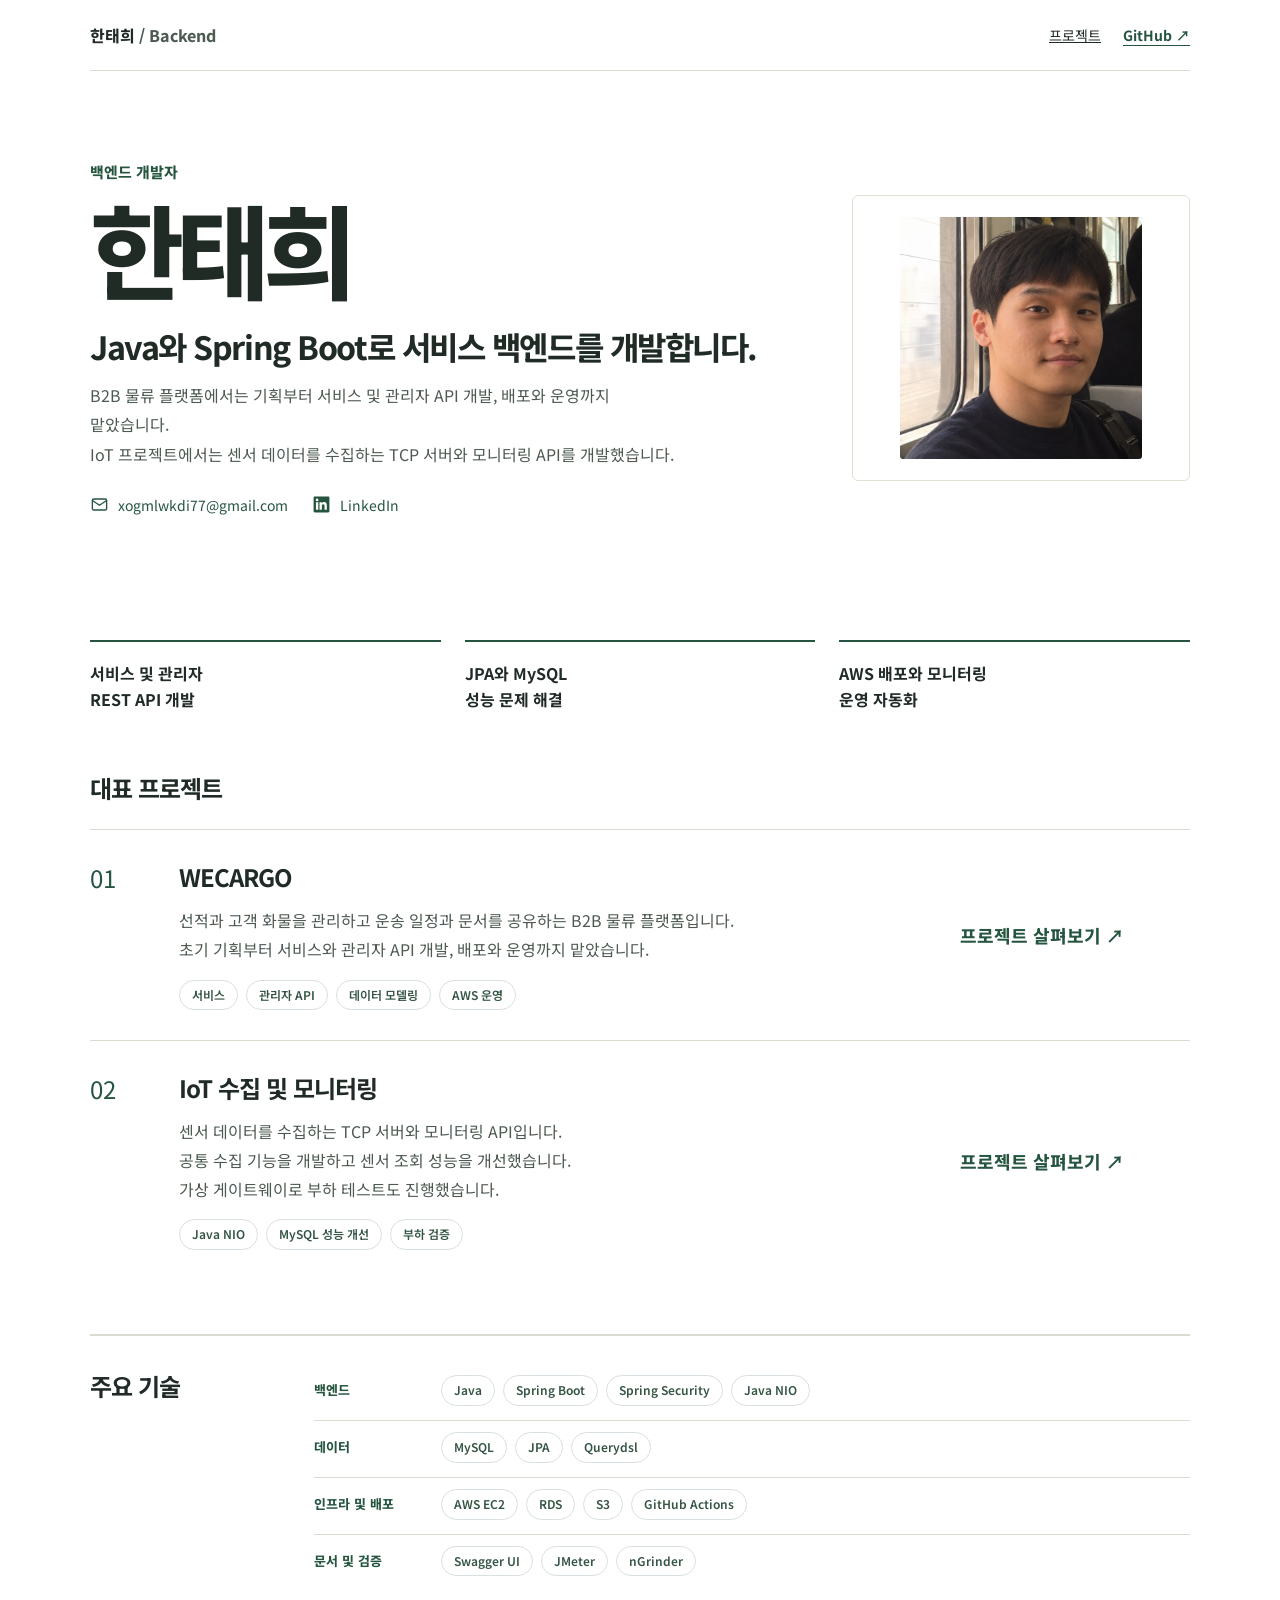
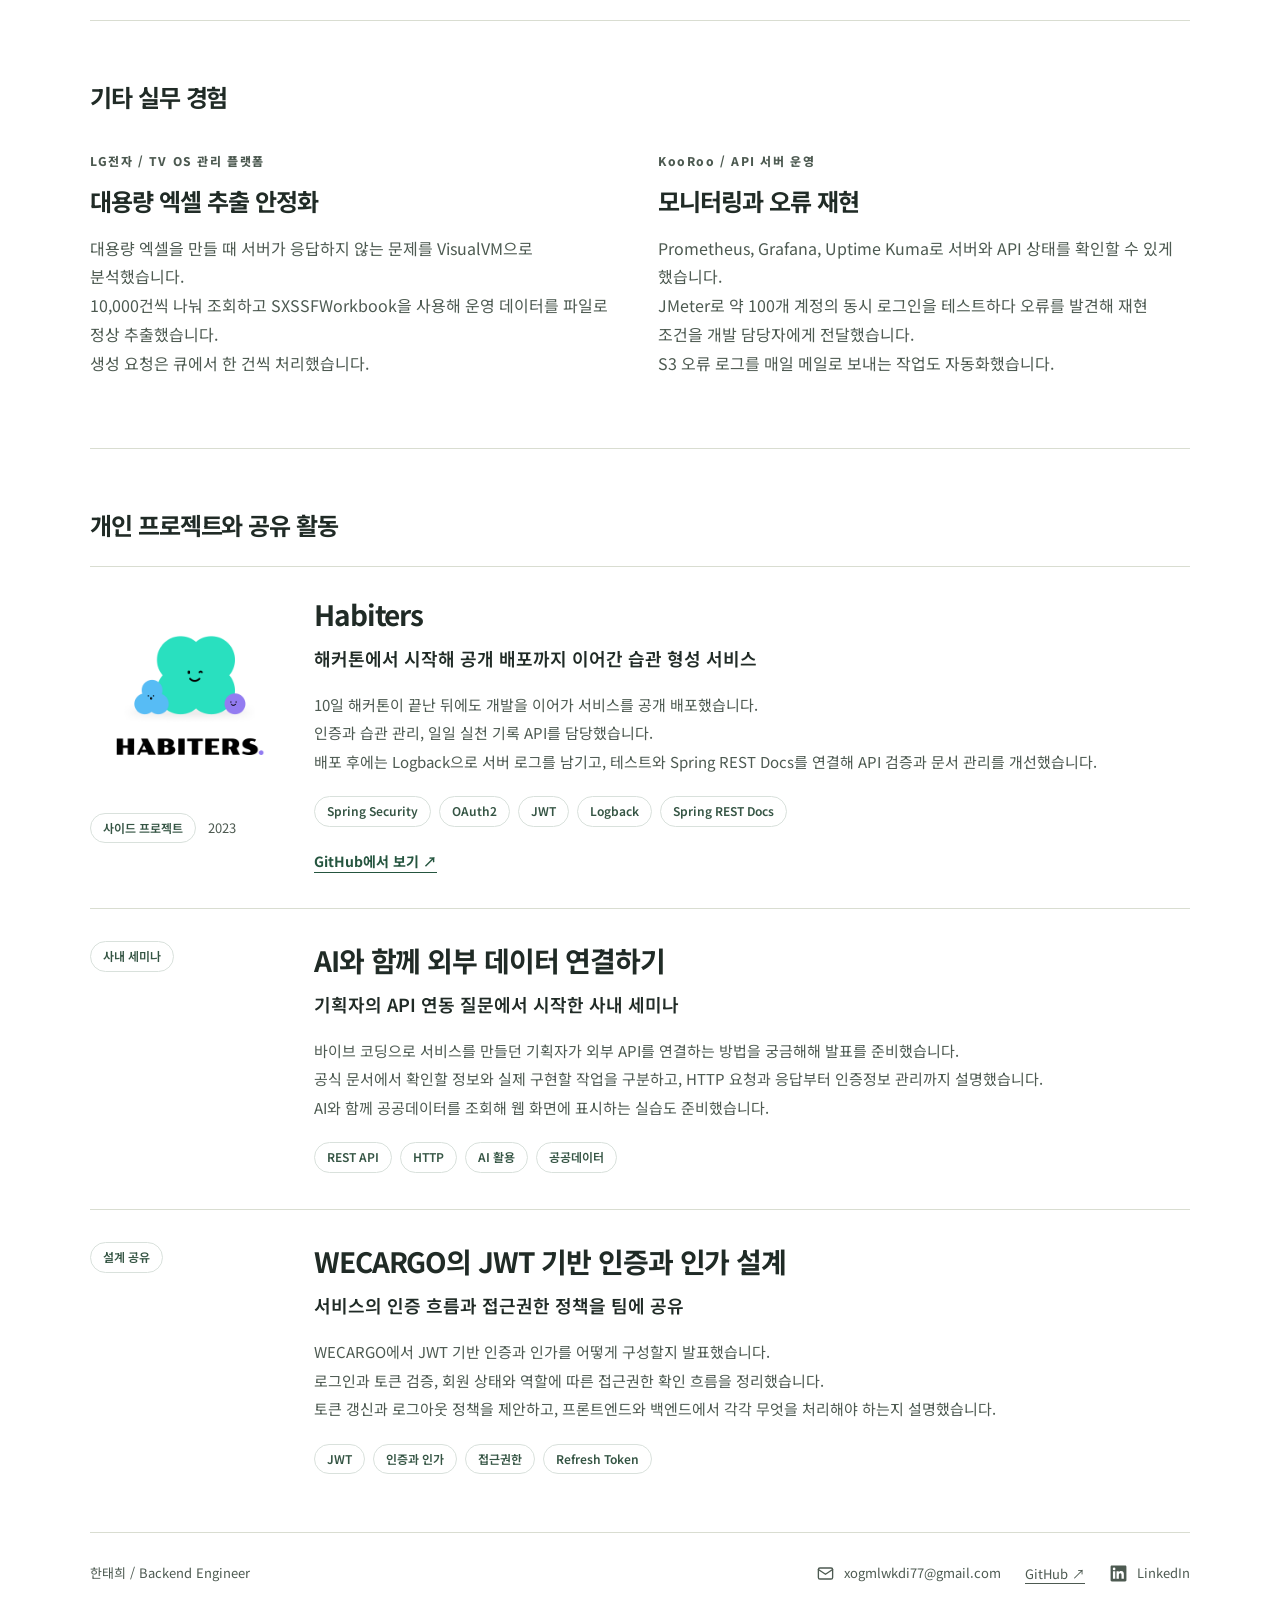
<file: index.html>
<!doctype html><html lang="ko"><head><meta charset="utf-8"><meta name="viewport" content="width=device-width,initial-scale=1"><meta name="description" content="한태희 백엔드 포트폴리오 — 백엔드 개발자"><title>백엔드 개발자 | 한태희</title><link rel="preconnect" href="https://fonts.googleapis.com"><link rel="preconnect" href="https://fonts.gstatic.com" crossorigin><link href="https://fonts.googleapis.com/css2?family=Noto+Sans+KR:wght@400;500;600;700;800&display=swap" rel="stylesheet"><link rel="stylesheet" href="styles.css"></head><body><a class="skip" href="#main">본문으로 건너뛰기</a><header class="bar frame"><a class="brand" href="index.html">한태희<span class="muted"> / Backend</span></a><nav aria-label="주요 메뉴"><a href="index.html#work">프로젝트</a><a class="github" href="https://github.com/gombasan">GitHub ↗</a></nav></header><main class="frame" id="main"><section class="hero" aria-labelledby="intro-title">
      <div>
        <p class="role">백엔드 개발자</p>
        <h1 id="intro-title">한태희</h1>
        <p class="lead">Java와 Spring Boot로 서비스 백엔드를 개발합니다.</p>
        <p class="bio">B2B 물류 플랫폼에서는 기획부터 서비스 및 관리자 API 개발, 배포와 운영까지 맡았습니다.<br>IoT 프로젝트에서는 센서 데이터를 수집하는 TCP 서버와 모니터링 API를 개발했습니다.</p><div class="intro-contacts"><a class="contact-item" href="mailto:xogmlwkdi77@gmail.com" aria-label="이메일 보내기: xogmlwkdi77@gmail.com"><svg class="contact-icon" viewBox="0 0 24 24" fill="none" stroke="currentColor" stroke-width="1.7" stroke-linecap="round" stroke-linejoin="round" aria-hidden="true"><rect x="3" y="5" width="18" height="14" rx="2"/><path d="m3 7 9 6 9-6"/></svg><span>xogmlwkdi77@gmail.com</span></a><a class="contact-item" href="https://www.linkedin.com/in/gombasan/" aria-label="LinkedIn 프로필 보기"><svg class="contact-icon" viewBox="0 0 24 24" fill="currentColor" aria-hidden="true"><path d="M20.45 2H3.55C2.69 2 2 2.68 2 3.52v16.96c0 .84.69 1.52 1.55 1.52h16.9c.86 0 1.55-.68 1.55-1.52V3.52c0-.84-.69-1.52-1.55-1.52ZM7.93 18.75H4.98V9.2h2.95v9.55ZM6.45 7.9a1.71 1.71 0 1 1 0-3.42 1.71 1.71 0 0 1 0 3.42Zm12.3 10.85H15.8V14.1c0-1.11-.02-2.54-1.55-2.54-1.55 0-1.79 1.21-1.79 2.46v4.73H9.51V9.2h2.83v1.31h.04c.39-.74 1.36-1.52 2.79-1.52 2.98 0 3.58 1.96 3.58 4.5v5.26Z"/></svg><span>LinkedIn</span></a></div>
      </div>
      <figure class="portrait">
        <img src="assets/profile.jpg" width="720" height="720" alt="한태희 프로필 사진" fetchpriority="high">
      </figure>
    </section><div class="strengths" aria-label="핵심 역량"><div>서비스 및 관리자<br>REST API 개발</div><div>JPA와 MySQL<br>성능 문제 해결</div><div>AWS 배포와 모니터링<br>운영 자동화</div></div><section class="section" id="work"><div class="section-head"><h2>대표 프로젝트</h2></div><a class="case" href="wecargo.html"><span class="num">01</span><div><h3>WECARGO</h3><p>선적과 고객 화물을 관리하고 운송 일정과 문서를 공유하는 B2B 물류 플랫폼입니다.<br>초기 기획부터 서비스와 관리자 API 개발, 배포와 운영까지 맡았습니다.</p><div class="skill-tags"><span class="skill-tag">서비스</span><span class="skill-tag">관리자 API</span><span class="skill-tag">데이터 모델링</span><span class="skill-tag">AWS 운영</span></div></div><div class="result">프로젝트 살펴보기 ↗</div></a><a class="case" href="iot.html"><span class="num">02</span><div><h3>IoT 수집 및 모니터링</h3><p>센서 데이터를 수집하는 TCP 서버와 모니터링 API입니다.<br>공통 수집 기능을 개발하고 센서 조회 성능을 개선했습니다.<br>가상 게이트웨이로 부하 테스트도 진행했습니다.</p><div class="skill-tags"><span class="skill-tag">Java NIO</span><span class="skill-tag">MySQL 성능 개선</span><span class="skill-tag">부하 검증</span></div></div><div class="result">프로젝트 살펴보기 ↗</div></a></section><section class="stack" aria-labelledby="tech-title">
      <h2 id="tech-title">주요 기술</h2>
      <dl>
        <div><dt>백엔드</dt><dd><div class="skill-tags"><span class="skill-tag">Java</span><span class="skill-tag">Spring Boot</span><span class="skill-tag">Spring Security</span><span class="skill-tag">Java NIO</span></div></dd></div>
        <div><dt>데이터</dt><dd><div class="skill-tags"><span class="skill-tag">MySQL</span><span class="skill-tag">JPA</span><span class="skill-tag">Querydsl</span></div></dd></div>
        <div><dt>인프라 및 배포</dt><dd><div class="skill-tags"><span class="skill-tag">AWS EC2</span><span class="skill-tag">RDS</span><span class="skill-tag">S3</span><span class="skill-tag">GitHub Actions</span></div></dd></div>
        <div><dt>문서 및 검증</dt><dd><div class="skill-tags"><span class="skill-tag">Swagger UI</span><span class="skill-tag">JMeter</span><span class="skill-tag">nGrinder</span></div></dd></div>
      </dl>
    </section><section class="section"><div class="section-head"><h2>기타 실무 경험</h2></div><div class="other"><div><p class="eyebrow">LG전자  /  TV OS 관리 플랫폼</p><h3>대용량 엑셀 추출 안정화</h3><p>대용량 엑셀을 만들 때 서버가 응답하지 않는 문제를 VisualVM으로 분석했습니다.<br>10,000건씩 나눠 조회하고 SXSSFWorkbook을 사용해 운영 데이터를 파일로 정상 추출했습니다.<br>생성 요청은 큐에서 한 건씩 처리했습니다.</p></div><div><p class="eyebrow">KooRoo  /  API 서버 운영</p><h3>모니터링과 오류 재현</h3><p>Prometheus, Grafana, Uptime Kuma로 서버와 API 상태를 확인할 수 있게 했습니다.<br>JMeter로 약 100개 계정의 동시 로그인을 테스트하다 오류를 발견해 재현 조건을 개발 담당자에게 전달했습니다.<br>S3 오류 로그를 매일 메일로 보내는 작업도 자동화했습니다.</p></div></div></section><section class="section activities" id="activities" aria-labelledby="activities-title">
  <div class="section-head"><h2 id="activities-title">개인 프로젝트와 공유 활동</h2></div>
  <article class="activity">
    <div class="activity-identity"><img class="activity-image" src="assets/habiters.png" width="480" height="480" alt="Habiters 로고와 초록색, 파란색, 보라색 캐릭터" loading="lazy"><div class="activity-label"><span class="skill-tag">사이드 프로젝트</span><span class="activity-year">2023</span></div></div>
    <div class="activity-body">
      <h3>Habiters</h3>
      <p class="activity-subtitle">해커톤에서 시작해 공개 배포까지 이어간 습관 형성 서비스</p>
      <p>10일 해커톤이 끝난 뒤에도 개발을 이어가 서비스를 공개 배포했습니다.<br>인증과 습관 관리, 일일 실천 기록 API를 담당했습니다.<br>배포 후에는 Logback으로 서버 로그를 남기고, 테스트와 Spring REST Docs를 연결해 API 검증과 문서 관리를 개선했습니다.</p>
      <div class="skill-tags" aria-label="Habiters 사용 기술"><span class="skill-tag">Spring Security</span><span class="skill-tag">OAuth2</span><span class="skill-tag">JWT</span><span class="skill-tag">Logback</span><span class="skill-tag">Spring REST Docs</span></div>
      <a class="activity-link" href="https://github.com/potenday-project/Habiters_BE">GitHub에서 보기 ↗</a>
    </div>
  </article>

  <article class="activity">
    <div class="activity-label"><span class="skill-tag">사내 세미나</span></div>
    <div class="activity-body">
      <h3>AI와 함께 외부 데이터 연결하기</h3>
      <p class="activity-subtitle">기획자의 API 연동 질문에서 시작한 사내 세미나</p>
      <p>바이브 코딩으로 서비스를 만들던 기획자가 외부 API를 연결하는 방법을 궁금해해 발표를 준비했습니다.<br>공식 문서에서 확인할 정보와 실제 구현할 작업을 구분하고, HTTP 요청과 응답부터 인증정보 관리까지 설명했습니다.<br>AI와 함께 공공데이터를 조회해 웹 화면에 표시하는 실습도 준비했습니다.</p>
      <div class="skill-tags" aria-label="세미나 주제"><span class="skill-tag">REST API</span><span class="skill-tag">HTTP</span><span class="skill-tag">AI 활용</span><span class="skill-tag">공공데이터</span></div>
    </div>
  </article>
  <article class="activity">
    <div class="activity-label"><span class="skill-tag">설계 공유</span></div>
    <div class="activity-body">
      <h3>WECARGO의 JWT 기반 인증과 인가 설계</h3>
      <p class="activity-subtitle">서비스의 인증 흐름과 접근권한 정책을 팀에 공유</p>
      <p>WECARGO에서 JWT 기반 인증과 인가를 어떻게 구성할지 발표했습니다.<br>로그인과 토큰 검증, 회원 상태와 역할에 따른 접근권한 확인 흐름을 정리했습니다.<br>토큰 갱신과 로그아웃 정책을 제안하고, 프론트엔드와 백엔드에서 각각 무엇을 처리해야 하는지 설명했습니다.</p>
      <div class="skill-tags" aria-label="설계 공유 주제"><span class="skill-tag">JWT</span><span class="skill-tag">인증과 인가</span><span class="skill-tag">접근권한</span><span class="skill-tag">Refresh Token</span></div>
    </div>
  </article>
</section></main><footer class="frame"><span>한태희  /  Backend Engineer</span><div class="footer-contact"><a class="contact-item" href="mailto:xogmlwkdi77@gmail.com" aria-label="이메일 보내기: xogmlwkdi77@gmail.com"><svg class="contact-icon" viewBox="0 0 24 24" fill="none" stroke="currentColor" stroke-width="1.7" stroke-linecap="round" stroke-linejoin="round" aria-hidden="true"><rect x="3" y="5" width="18" height="14" rx="2"/><path d="m3 7 9 6 9-6"/></svg><span>xogmlwkdi77@gmail.com</span></a><a href="https://github.com/gombasan">GitHub ↗</a><a class="contact-item" href="https://www.linkedin.com/in/gombasan/" aria-label="LinkedIn 프로필 보기"><svg class="contact-icon" viewBox="0 0 24 24" fill="currentColor" aria-hidden="true"><path d="M20.45 2H3.55C2.69 2 2 2.68 2 3.52v16.96c0 .84.69 1.52 1.55 1.52h16.9c.86 0 1.55-.68 1.55-1.52V3.52c0-.84-.69-1.52-1.55-1.52ZM7.93 18.75H4.98V9.2h2.95v9.55ZM6.45 7.9a1.71 1.71 0 1 1 0-3.42 1.71 1.71 0 0 1 0 3.42Zm12.3 10.85H15.8V14.1c0-1.11-.02-2.54-1.55-2.54-1.55 0-1.79 1.21-1.79 2.46v4.73H9.51V9.2h2.83v1.31h.04c.39-.74 1.36-1.52 2.79-1.52 2.98 0 3.58 1.96 3.58 4.5v5.26Z"/></svg><span>LinkedIn</span></a></div></footer></body></html>
</file>
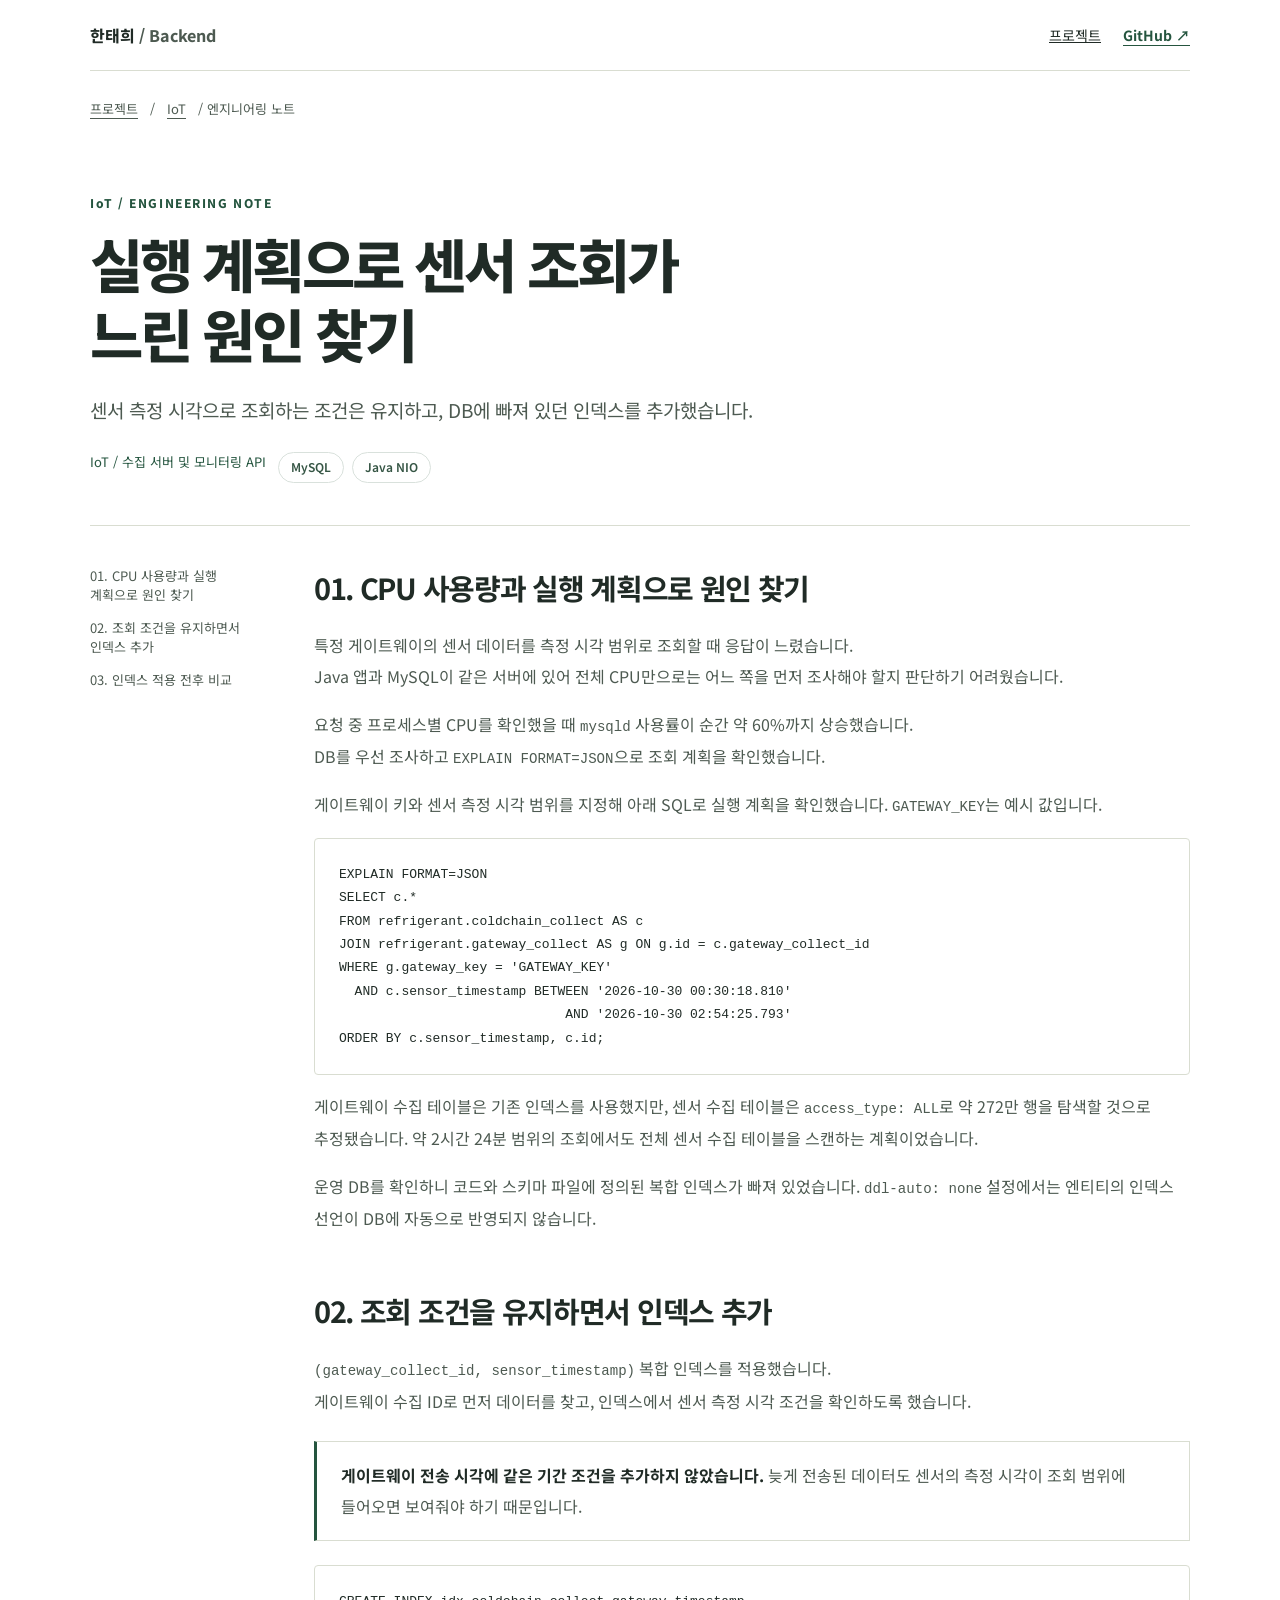
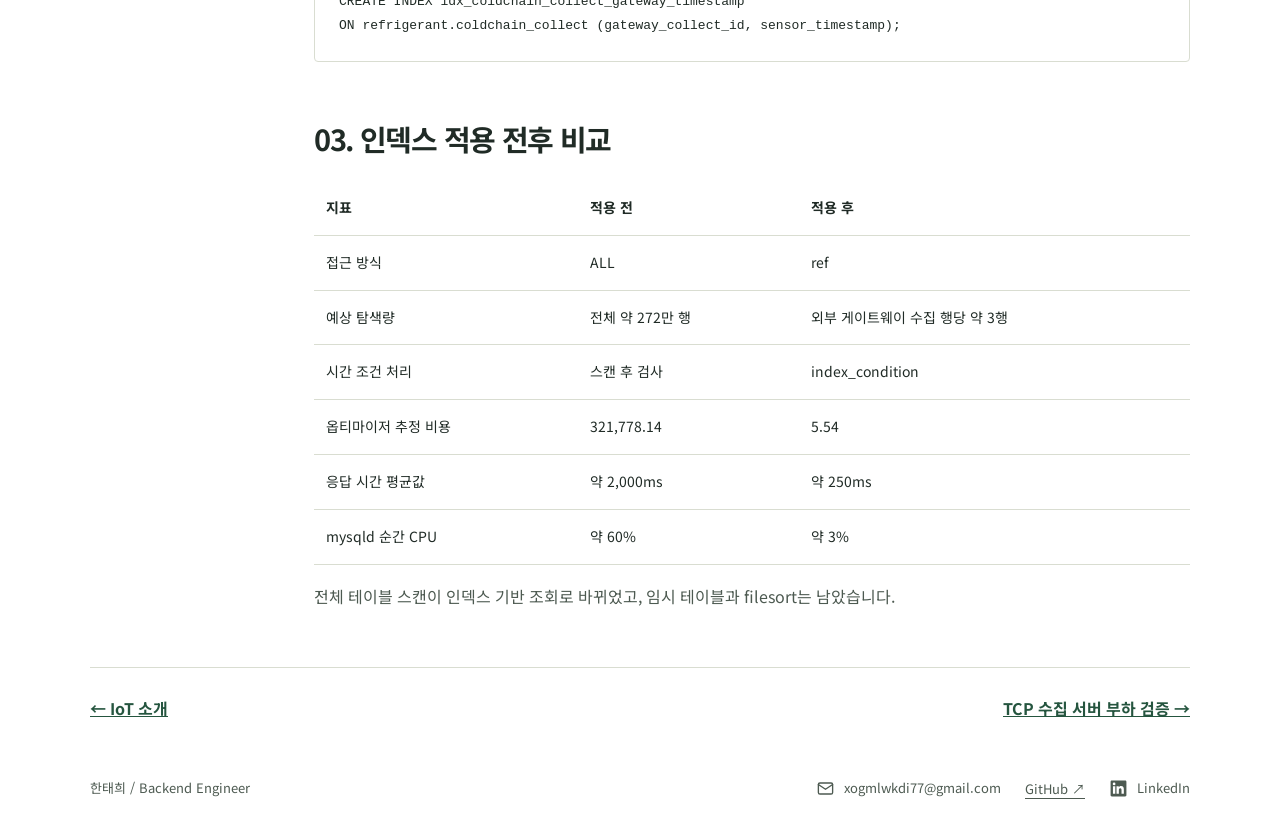
<file: coldchain.html>
<!DOCTYPE html>
<html lang="ko">
  <head>
    <meta charset="utf-8" />
    <meta name="viewport" content="width=device-width,initial-scale=1" />
    <meta
      name="description"
      content="한태희 백엔드 포트폴리오 — 실행 계획으로 센서 조회가 느린 원인 찾기"
    />
    <title>실행 계획으로 센서 조회가 느린 원인 찾기 | 한태희</title>
    <link rel="preconnect" href="https://fonts.googleapis.com" />
    <link rel="preconnect" href="https://fonts.gstatic.com" crossorigin />
    <link
      href="https://fonts.googleapis.com/css2?family=Noto+Sans+KR:wght@400;500;600;700;800&display=swap"
      rel="stylesheet"
    />
    <link rel="stylesheet" href="styles.css" />
  </head>
  <body>
    <a class="skip" href="#main">본문으로 건너뛰기</a>
    <header class="bar frame">
      <a class="brand" href="index.html"
        >한태희<span class="muted"> / Backend</span></a
      >
      <nav aria-label="주요 메뉴">
        <a href="index.html#work">프로젝트</a
        ><a class="github" href="https://github.com/gombasan">GitHub ↗</a>
      </nav>
    </header>
    <main class="frame" id="main">
      <nav class="breadcrumb" aria-label="현재 위치">
        <a href="index.html#work">프로젝트</a><span>/</span
        ><a href="iot.html">IoT</a><span>/ 엔지니어링 노트</span>
      </nav>
      <div class="article-hero">
        <p class="eyebrow">IoT / ENGINEERING NOTE</p>
        <h1>실행 계획으로 센서 조회가<br />느린 원인 찾기</h1>
        <p class="intro">
          센서 측정 시각으로 조회하는 조건은 유지하고, DB에 빠져 있던 인덱스를 추가했습니다.
        </p>
        <div class="meta">
          <span>IoT / 수집 서버 및 모니터링 API</span>
          <div class="skill-tags">
            <span class="skill-tag">MySQL</span
            ><span class="skill-tag">Java NIO</span>
          </div>
        </div>
      </div>
      <div class="article-layout">
        <nav class="toc" aria-label="사례 목차">
          <a href="#requirement">01. CPU 사용량과 실행 계획으로 원인 찾기</a
          ><a href="#design">02. 조회 조건을 유지하면서 인덱스 추가</a
          ><a href="#result">03. 인덱스 적용 전후 비교</a>
        </nav>
        <article class="article">
          <section id="requirement">
            <h2>01. CPU 사용량과 실행 계획으로 원인 찾기</h2>
            <p>
              특정 게이트웨이의 센서 데이터를 측정 시각 범위로 조회할 때 응답이 느렸습니다.<br />Java 앱과 MySQL이 같은 서버에 있어 전체
              CPU만으로는 어느 쪽을 먼저 조사해야 할지 판단하기 어려웠습니다.
            </p>
            <p>
              요청 중 프로세스별 CPU를 확인했을 때 <code>mysqld</code> 사용률이
              순간 약 60%까지 상승했습니다.<br />DB를 우선 조사하고
              <code>EXPLAIN FORMAT=JSON</code>으로 조회 계획을 확인했습니다.
            </p>
            <p>
              게이트웨이 키와 센서 측정 시각 범위를 지정해 아래 SQL로 실행 계획을 확인했습니다.
              <code>GATEWAY_KEY</code>는 예시 값입니다.
            </p>
            <pre><code>EXPLAIN FORMAT=JSON
SELECT c.*
FROM refrigerant.coldchain_collect AS c
JOIN refrigerant.gateway_collect AS g ON g.id = c.gateway_collect_id
WHERE g.gateway_key = 'GATEWAY_KEY'
  AND c.sensor_timestamp BETWEEN '2026-10-30 00:30:18.810'
                             AND '2026-10-30 02:54:25.793'
ORDER BY c.sensor_timestamp, c.id;</code></pre>
            <p>
              게이트웨이 수집 테이블은 기존 인덱스를 사용했지만, 센서 수집 테이블은
              <code>access_type: ALL</code>로 약 272만 행을 탐색할 것으로 추정됐습니다.
              약 2시간 24분 범위의 조회에서도 전체 센서 수집 테이블을 스캔하는 계획이었습니다.
            </p>
            <p>
              운영 DB를 확인하니 코드와 스키마 파일에 정의된 복합 인덱스가 빠져 있었습니다.
              <code>ddl-auto: none</code> 설정에서는 엔티티의 인덱스 선언이 DB에 자동으로 반영되지 않습니다.
            </p>
          </section>
          <section id="design">
            <h2>02. 조회 조건을 유지하면서 인덱스 추가</h2>
            <p>
              <code>(gateway_collect_id, sensor_timestamp)</code> 복합 인덱스를
              적용했습니다.<br />게이트웨이 수집 ID로 먼저 데이터를 찾고, 인덱스에서 센서 측정 시각 조건을 확인하도록 했습니다.
            </p>
            <div class="callout">
              <p>
                <strong
                  >게이트웨이 전송 시각에 같은 기간 조건을 추가하지
                  않았습니다.</strong
                >
                늦게 전송된 데이터도 센서의 측정 시각이 조회 범위에 들어오면
                보여줘야 하기 때문입니다.
              </p>
            </div>
            <pre><code>CREATE INDEX idx_coldchain_collect_gateway_timestamp
ON refrigerant.coldchain_collect (gateway_collect_id, sensor_timestamp);</code></pre>
          </section>
          <section id="result">
            <h2>03. 인덱스 적용 전후 비교</h2>
            <div class="table-wrap">
              <table>
                <thead>
                  <tr>
                    <th scope="col">지표</th>
                    <th scope="col">적용 전</th>
                    <th scope="col">적용 후</th>
                  </tr>
                </thead>
                <tbody>
                  <tr>
                    <td>접근 방식</td>
                    <td>ALL</td>
                    <td>ref</td>
                  </tr>
                  <tr>
                    <td>예상 탐색량</td>
                    <td>전체 약 272만 행</td>
                    <td>외부 게이트웨이 수집 행당 약 3행</td>
                  </tr>
                  <tr>
                    <td>시간 조건 처리</td>
                    <td>스캔 후 검사</td>
                    <td>index_condition</td>
                  </tr>
                  <tr>
                    <td>옵티마이저 추정 비용</td>
                    <td>321,778.14</td>
                    <td>5.54</td>
                  </tr>
                  <tr>
                    <td>응답 시간 평균값</td>
                    <td>약 2,000ms</td>
                    <td>약 250ms</td>
                  </tr>
                  <tr>
                    <td>mysqld 순간 CPU</td>
                    <td>약 60%</td>
                    <td>약 3%</td>
                  </tr>
                </tbody>
              </table>
            </div>
            <p>
              전체 테이블 스캔이 인덱스 기반 조회로 바뀌었고, 임시 테이블과
              filesort는 남았습니다.
            </p>
          </section>
        </article>
      </div>
      <nav class="next" aria-label="사례 이동">
        <a href="iot.html">← IoT 소개</a
        ><a href="iot-load.html">TCP 수집 서버 부하 검증 →</a>
      </nav>
    </main>
    <footer class="frame">
      <span>한태희 / Backend Engineer</span>
      <div class="footer-contact">
        <a
          class="contact-item"
          href="mailto:xogmlwkdi77@gmail.com"
          aria-label="이메일 보내기: xogmlwkdi77@gmail.com"
          ><svg
            class="contact-icon"
            viewBox="0 0 24 24"
            fill="none"
            stroke="currentColor"
            stroke-width="1.7"
            stroke-linecap="round"
            stroke-linejoin="round"
            aria-hidden="true"
          >
            <rect x="3" y="5" width="18" height="14" rx="2" />
            <path d="m3 7 9 6 9-6" /></svg
          ><span>xogmlwkdi77@gmail.com</span></a
        ><a href="https://github.com/gombasan">GitHub ↗</a
        ><a
          class="contact-item"
          href="https://www.linkedin.com/in/gombasan/"
          aria-label="LinkedIn 프로필 보기"
          ><svg
            class="contact-icon"
            viewBox="0 0 24 24"
            fill="currentColor"
            aria-hidden="true"
          >
            <path
              d="M20.45 2H3.55C2.69 2 2 2.68 2 3.52v16.96c0 .84.69 1.52 1.55 1.52h16.9c.86 0 1.55-.68 1.55-1.52V3.52c0-.84-.69-1.52-1.55-1.52ZM7.93 18.75H4.98V9.2h2.95v9.55ZM6.45 7.9a1.71 1.71 0 1 1 0-3.42 1.71 1.71 0 0 1 0 3.42Zm12.3 10.85H15.8V14.1c0-1.11-.02-2.54-1.55-2.54-1.55 0-1.79 1.21-1.79 2.46v4.73H9.51V9.2h2.83v1.31h.04c.39-.74 1.36-1.52 2.79-1.52 2.98 0 3.58 1.96 3.58 4.5v5.26Z"
            /></svg
          ><span>LinkedIn</span></a
        >
      </div>
    </footer>
  </body>
</html>
</file>
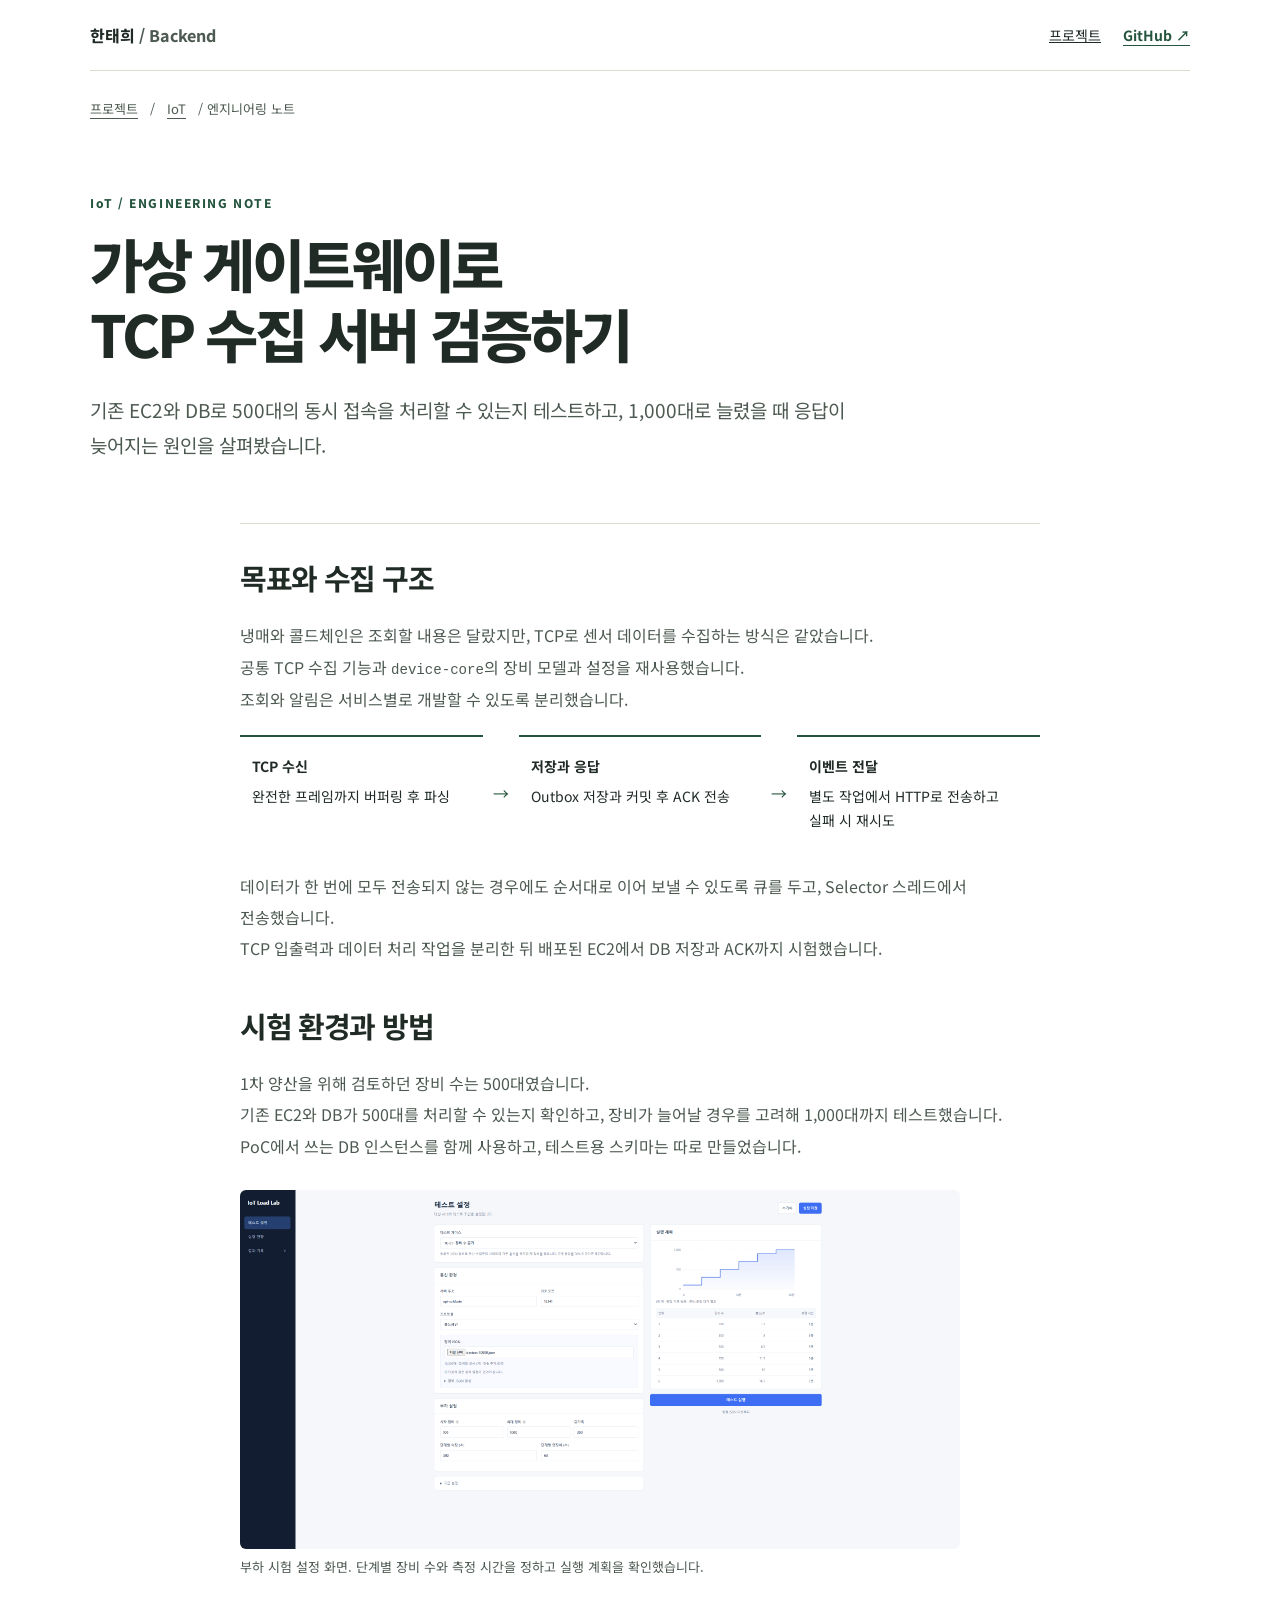
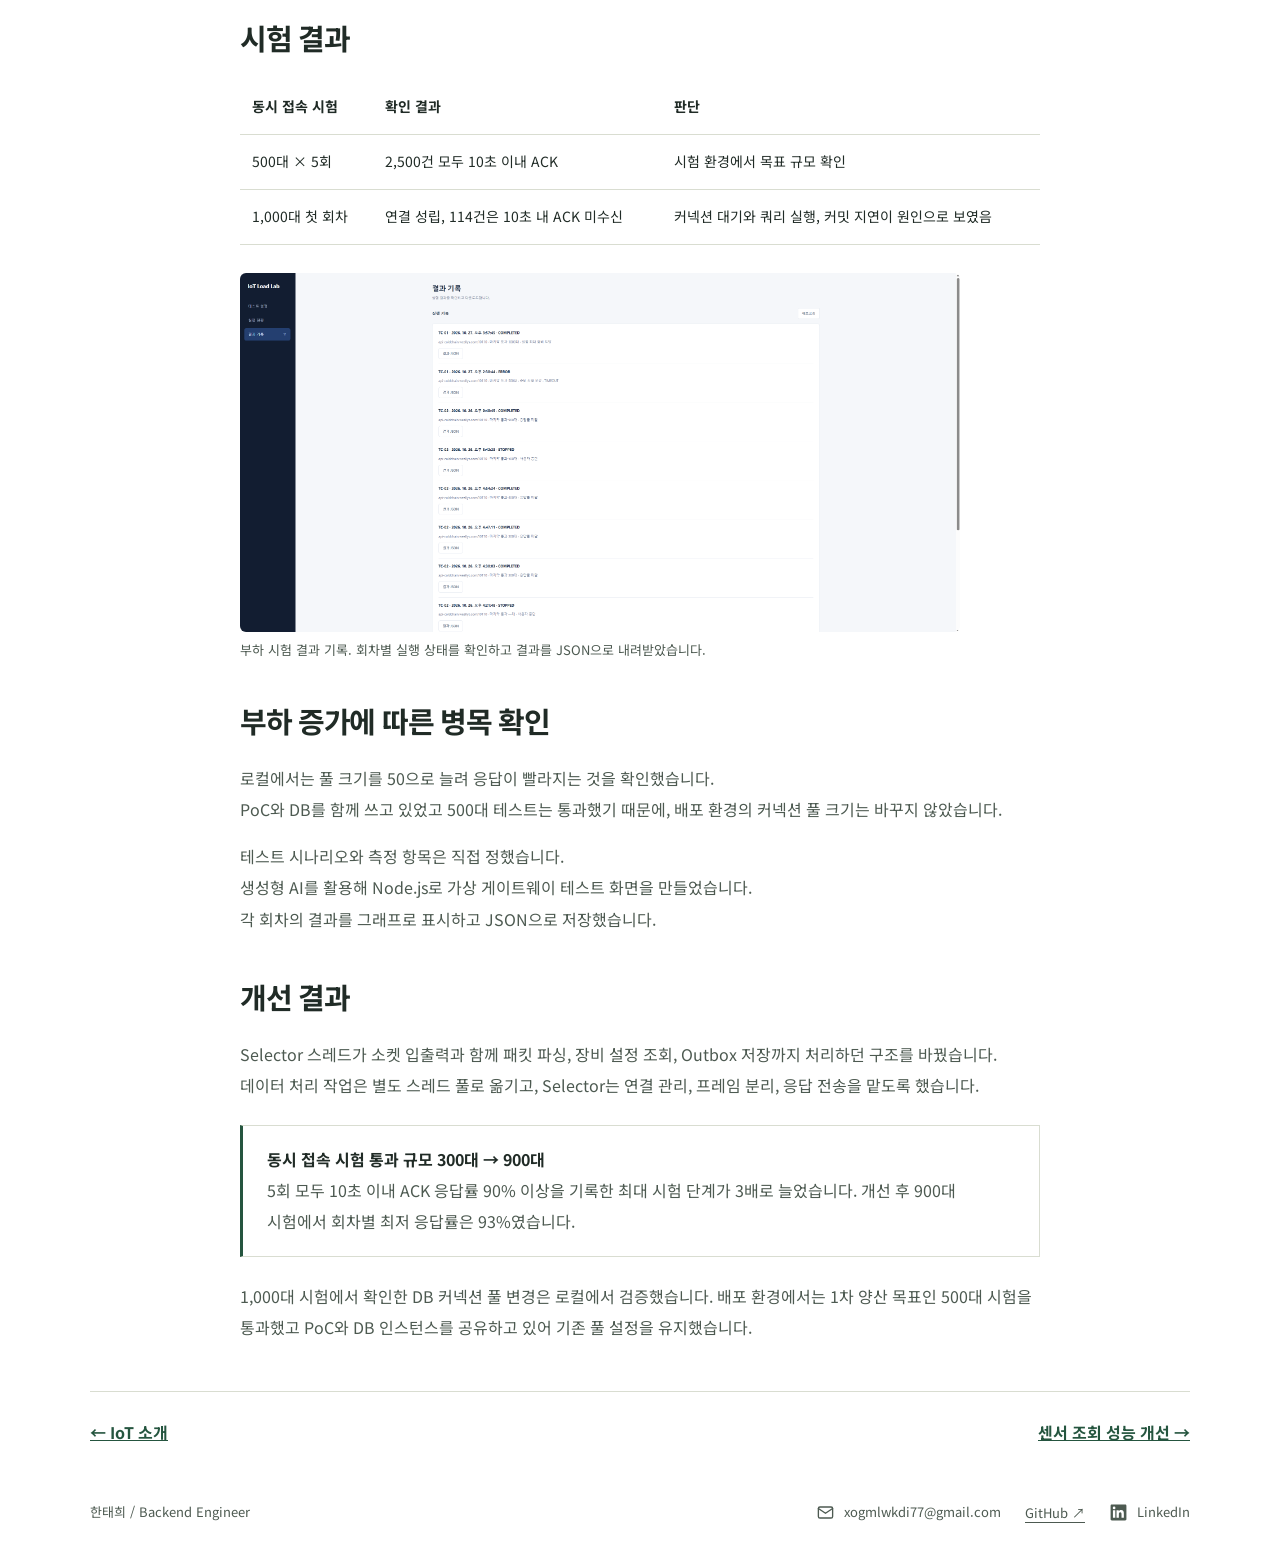
<file: iot-load.html>
<!doctype html><html lang="ko"><head><meta charset="utf-8"><meta name="viewport" content="width=device-width,initial-scale=1"><meta name="description" content="한태희 백엔드 포트폴리오 — TCP 수집 서버 부하 검증"><title>TCP 수집 서버 부하 검증 | 한태희</title><link rel="preconnect" href="https://fonts.googleapis.com"><link rel="preconnect" href="https://fonts.gstatic.com" crossorigin><link href="https://fonts.googleapis.com/css2?family=Noto+Sans+KR:wght@400;500;600;700;800&display=swap" rel="stylesheet"><link rel="stylesheet" href="styles.css"></head><body><a class="skip" href="#main">본문으로 건너뛰기</a><header class="bar frame"><a class="brand" href="index.html">한태희<span class="muted"> / Backend</span></a><nav aria-label="주요 메뉴"><a href="index.html#work">프로젝트</a><a class="github" href="https://github.com/gombasan">GitHub ↗</a></nav></header><main class="frame" id="main"><nav class="breadcrumb"><a href="index.html#work">프로젝트</a><span>/</span><a href="iot.html">IoT</a><span>/ 엔지니어링 노트</span></nav><div class="article-hero"><p class="eyebrow">IoT / ENGINEERING NOTE</p><h1>가상 게이트웨이로<br>TCP 수집 서버 검증하기</h1><p class="intro">기존 EC2와 DB로 500대의 동시 접속을 처리할 수 있는지 테스트하고, 1,000대로 늘렸을 때 응답이 늦어지는 원인을 살펴봤습니다.</p></div><article class="article standalone"><h2>목표와 수집 구조</h2><p>냉매와 콜드체인은 조회할 내용은 달랐지만, TCP로 센서 데이터를 수집하는 방식은 같았습니다.<br>공통 TCP 수집 기능과 <code>device-core</code>의 장비 모델과 설정을 재사용했습니다.<br>조회와 알림은 서비스별로 개발할 수 있도록 분리했습니다.</p><div class="flow"><div><b>TCP 수신</b>완전한 프레임까지 버퍼링 후 파싱</div><span aria-hidden="true">→</span><div><b>저장과 응답</b>Outbox 저장과 커밋 후 ACK 전송</div><span aria-hidden="true">→</span><div><b>이벤트 전달</b>별도 작업에서 HTTP로 전송하고 실패 시 재시도</div></div><p>데이터가 한 번에 모두 전송되지 않는 경우에도 순서대로 이어 보낼 수 있도록 큐를 두고, Selector 스레드에서 전송했습니다.<br>TCP 입출력과 데이터 처리 작업을 분리한 뒤 배포된 EC2에서 DB 저장과 ACK까지 시험했습니다.</p><h2>시험 환경과 방법</h2><p>1차 양산을 위해 검토하던 장비 수는 500대였습니다.<br>기존 EC2와 DB가 500대를 처리할 수 있는지 확인하고, 장비가 늘어날 경우를 고려해 1,000대까지 테스트했습니다.<br>PoC에서 쓰는 DB 인스턴스를 함께 사용하고, 테스트용 스키마는 따로 만들었습니다.</p>
<figure class="project-preview"><a href="asset/iot-test-settings.png" aria-label="부하 시험 설정 화면 원본 보기"><img src="asset/iot-test-settings.png" width="2556" height="1276" loading="lazy" alt="가상 게이트웨이 대수, 단계별 측정 시간, 실행 계획을 설정하는 화면"></a><figcaption>부하 시험 설정 화면. 단계별 장비 수와 측정 시간을 정하고 실행 계획을 확인했습니다.</figcaption></figure>
<h2>시험 결과</h2><div class="table-wrap"><table><thead><tr><th scope="col">동시 접속 시험</th><th scope="col">확인 결과</th><th scope="col">판단</th></tr></thead><tbody><tr><td>500대 × 5회</td><td>2,500건 모두 10초 이내 ACK</td><td>시험 환경에서 목표 규모 확인</td></tr><tr><td>1,000대 첫 회차</td><td>연결 성립, 114건은 10초 내 ACK 미수신</td><td>커넥션 대기와 쿼리 실행, 커밋 지연이 원인으로 보였음</td></tr></tbody></table></div>
<figure class="project-preview"><a href="asset/iot-test-results.png" aria-label="부하 시험 결과 화면 원본 보기"><img src="asset/iot-test-results.png" width="2556" height="1275" loading="lazy" alt="회차별 실행 상태와 결과 JSON 다운로드를 제공하는 결과 기록 화면"></a><figcaption>부하 시험 결과 기록. 회차별 실행 상태를 확인하고 결과를 JSON으로 내려받았습니다.</figcaption></figure>
<h2>부하 증가에 따른 병목 확인</h2><p>로컬에서는 풀 크기를 50으로 늘려 응답이 빨라지는 것을 확인했습니다.<br>PoC와 DB를 함께 쓰고 있었고 500대 테스트는 통과했기 때문에, 배포 환경의 커넥션 풀 크기는 바꾸지 않았습니다.</p><p>테스트 시나리오와 측정 항목은 직접 정했습니다.<br>생성형 AI를 활용해 Node.js로 가상 게이트웨이 테스트 화면을 만들었습니다.<br>각 회차의 결과를 그래프로 표시하고 JSON으로 저장했습니다.</p>
<h2>개선 결과</h2>
<p>Selector 스레드가 소켓 입출력과 함께 패킷 파싱, 장비 설정 조회, Outbox 저장까지 처리하던 구조를 바꿨습니다. 데이터 처리 작업은 별도 스레드 풀로 옮기고, Selector는 연결 관리, 프레임 분리, 응답 전송을 맡도록 했습니다.</p>
<div class="callout"><p><strong>동시 접속 시험 통과 규모 300대 → 900대</strong><br>5회 모두 10초 이내 ACK 응답률 90% 이상을 기록한 최대 시험 단계가 3배로 늘었습니다. 개선 후 900대 시험에서 회차별 최저 응답률은 93%였습니다.</p></div>
<p>1,000대 시험에서 확인한 DB 커넥션 풀 변경은 로컬에서 검증했습니다. 배포 환경에서는 1차 양산 목표인 500대 시험을 통과했고 PoC와 DB 인스턴스를 공유하고 있어 기존 풀 설정을 유지했습니다.</p>
</article><nav class="next"><a href="iot.html">← IoT 소개</a><a href="coldchain.html">센서 조회 성능 개선 →</a></nav></main><footer class="frame"><span>한태희  /  Backend Engineer</span><div class="footer-contact"><a class="contact-item" href="mailto:xogmlwkdi77@gmail.com" aria-label="이메일 보내기: xogmlwkdi77@gmail.com"><svg class="contact-icon" viewBox="0 0 24 24" fill="none" stroke="currentColor" stroke-width="1.7" stroke-linecap="round" stroke-linejoin="round" aria-hidden="true"><rect x="3" y="5" width="18" height="14" rx="2"/><path d="m3 7 9 6 9-6"/></svg><span>xogmlwkdi77@gmail.com</span></a><a href="https://github.com/gombasan">GitHub ↗</a><a class="contact-item" href="https://www.linkedin.com/in/gombasan/" aria-label="LinkedIn 프로필 보기"><svg class="contact-icon" viewBox="0 0 24 24" fill="currentColor" aria-hidden="true"><path d="M20.45 2H3.55C2.69 2 2 2.68 2 3.52v16.96c0 .84.69 1.52 1.55 1.52h16.9c.86 0 1.55-.68 1.55-1.52V3.52c0-.84-.69-1.52-1.55-1.52ZM7.93 18.75H4.98V9.2h2.95v9.55ZM6.45 7.9a1.71 1.71 0 1 1 0-3.42 1.71 1.71 0 0 1 0 3.42Zm12.3 10.85H15.8V14.1c0-1.11-.02-2.54-1.55-2.54-1.55 0-1.79 1.21-1.79 2.46v4.73H9.51V9.2h2.83v1.31h.04c.39-.74 1.36-1.52 2.79-1.52 2.98 0 3.58 1.96 3.58 4.5v5.26Z"/></svg><span>LinkedIn</span></a></div></footer></body></html>
</file>
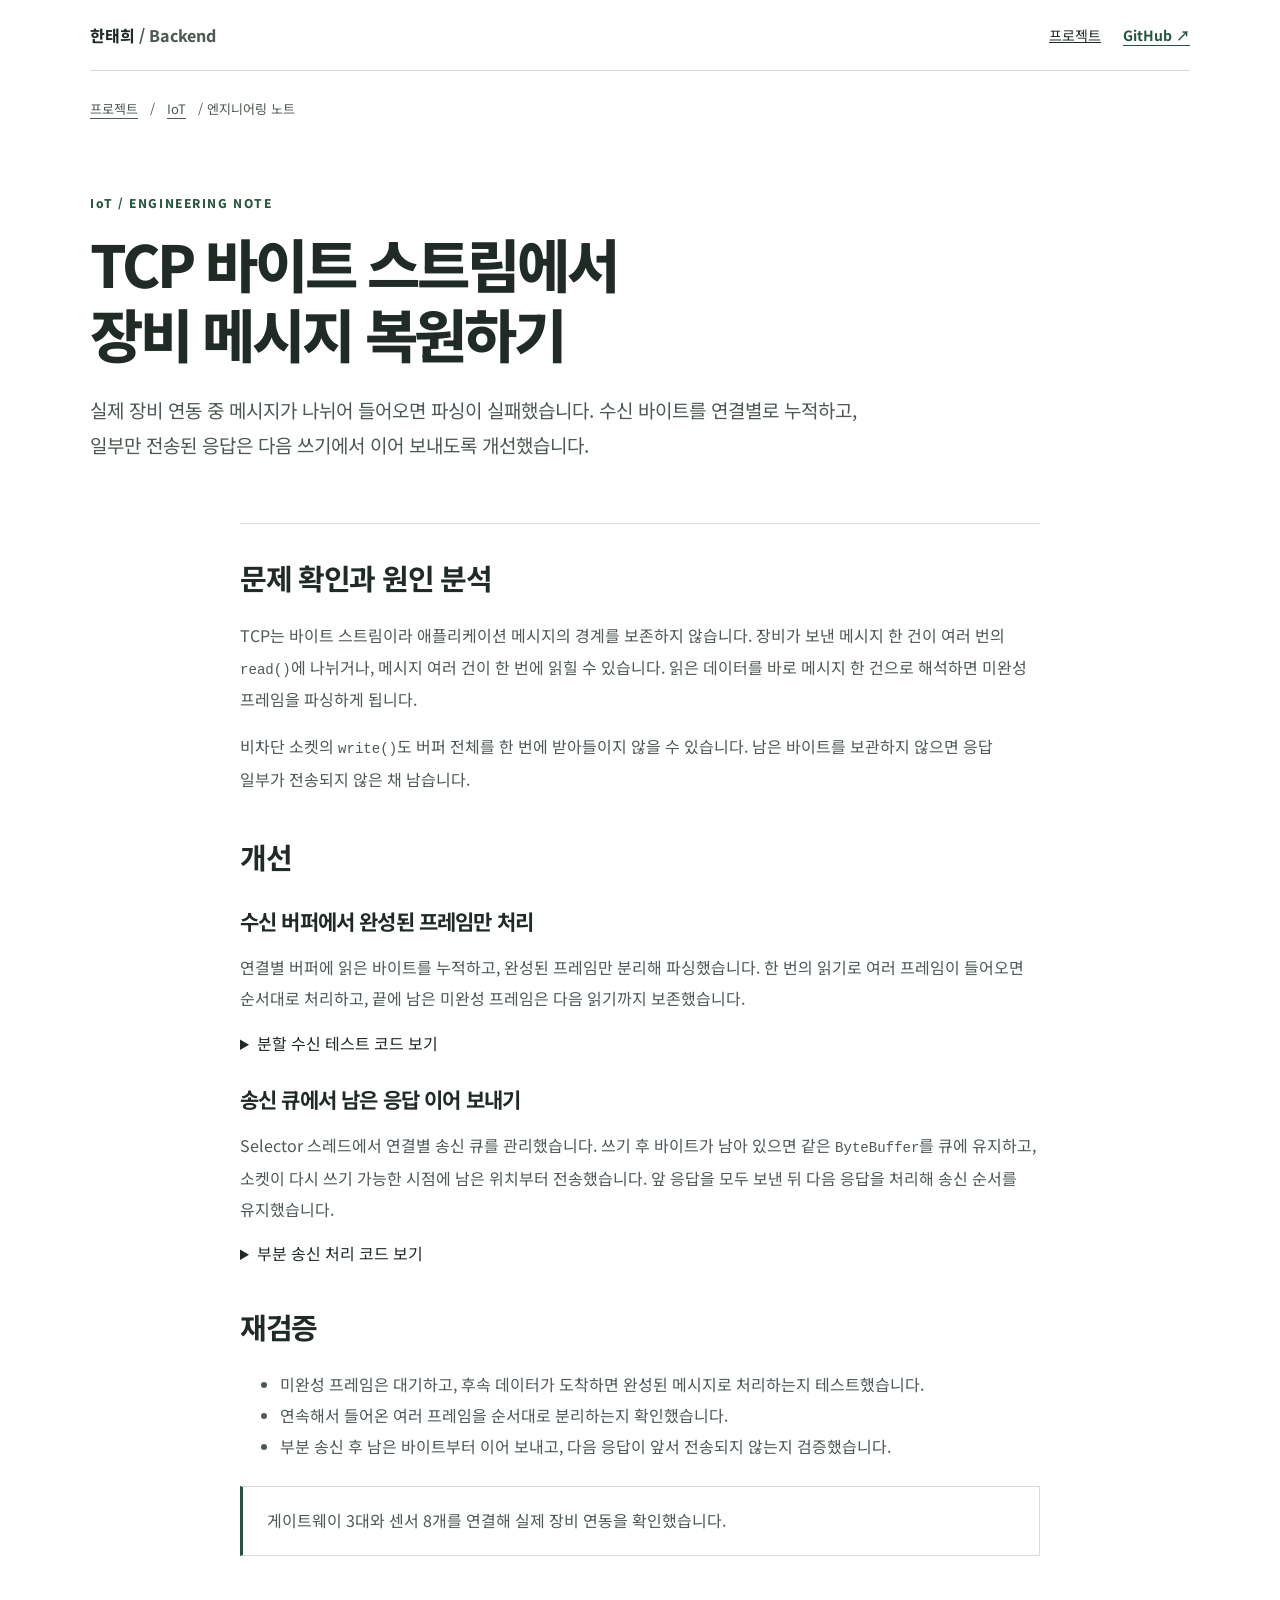
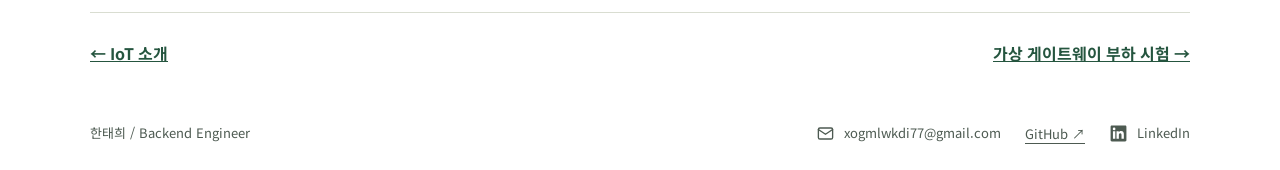
<file: iot-tcp-framing.html>
<!doctype html><html lang="ko"><head><meta charset="utf-8"><meta name="viewport" content="width=device-width,initial-scale=1"><meta name="description" content="한태희 백엔드 포트폴리오 — TCP 분할 수신과 부분 송신 처리"><title>TCP 분할 수신과 부분 송신 처리 | 한태희</title><link rel="preconnect" href="https://fonts.googleapis.com"><link rel="preconnect" href="https://fonts.gstatic.com" crossorigin><link href="https://fonts.googleapis.com/css2?family=Noto+Sans+KR:wght@400;500;600;700;800&display=swap" rel="stylesheet"><link rel="stylesheet" href="styles.css"></head><body><a class="skip" href="#main">본문으로 건너뛰기</a><header class="bar frame"><a class="brand" href="index.html">한태희<span class="muted"> / Backend</span></a><nav aria-label="주요 메뉴"><a href="index.html#work">프로젝트</a><a class="github" href="https://github.com/gombasan">GitHub ↗</a></nav></header><main class="frame" id="main"><nav class="breadcrumb"><a href="index.html#work">프로젝트</a><span>/</span><a href="iot.html">IoT</a><span>/ 엔지니어링 노트</span></nav><div class="article-hero">
  <p class="eyebrow">IoT / ENGINEERING NOTE</p>
  <h1>TCP 바이트 스트림에서<br>장비 메시지 복원하기</h1>
  <p class="intro">실제 장비 연동 중 메시지가 나뉘어 들어오면 파싱이 실패했습니다. 수신 바이트를 연결별로 누적하고, 일부만 전송된 응답은 다음 쓰기에서 이어 보내도록 개선했습니다.</p>
</div>
<article class="article standalone">
  <h2>문제 확인과 원인 분석</h2>
  <p>TCP는 바이트 스트림이라 애플리케이션 메시지의 경계를 보존하지 않습니다. 장비가 보낸 메시지 한 건이 여러 번의 <code>read()</code>에 나뉘거나, 메시지 여러 건이 한 번에 읽힐 수 있습니다. 읽은 데이터를 바로 메시지 한 건으로 해석하면 미완성 프레임을 파싱하게 됩니다.</p>
  <p>비차단 소켓의 <code>write()</code>도 버퍼 전체를 한 번에 받아들이지 않을 수 있습니다. 남은 바이트를 보관하지 않으면 응답 일부가 전송되지 않은 채 남습니다.</p>
  <h2>개선</h2>
  <h3>수신 버퍼에서 완성된 프레임만 처리</h3>
  <p>연결별 버퍼에 읽은 바이트를 누적하고, 완성된 프레임만 분리해 파싱했습니다. 한 번의 읽기로 여러 프레임이 들어오면 순서대로 처리하고, 끝에 남은 미완성 프레임은 다음 읽기까지 보존했습니다.</p>
  <details>
    <summary>분할 수신 테스트 코드 보기</summary>
    <p>첫 16바이트만 들어왔을 때 디코더가 결과를 반환하지 않고, 버퍼의 읽기 위치도 그대로인지 확인합니다. 이후 <code>compact()</code>로 남은 데이터를 보존하고 나머지 바이트를 붙인 뒤, 원래 메시지가 복원되는지 검증합니다.</p>
    <div class="code-example"><div class="code-example-label">Java</div><pre tabindex="0" aria-label="Java 코드"><code><span class="code-type">@Test</span>
<span class="code-keyword">void</span> <span class="code-call">waitsUntilTheEncryptedFrameIsComplete</span>() {
    <span class="code-keyword">byte</span>[] encryptedPacket = <span class="code-call">encode</span>(plainPacket);
    <span class="code-type">ByteBuffer</span> inbound = <span class="code-type">ByteBuffer</span>.<span class="code-call">allocate</span>(<span class="code-number">128</span>);

    inbound.<span class="code-call">put</span>(encryptedPacket, <span class="code-number">0</span>, <span class="code-number">16</span>);
    inbound.<span class="code-call">flip</span>();

    <span class="code-call">assertThat</span>(codec.<span class="code-call">decodeInbound</span>(inbound)).<span class="code-call">isEmpty</span>();
    <span class="code-call">assertThat</span>(inbound.<span class="code-call">position</span>()).<span class="code-call">isZero</span>();

    inbound.<span class="code-call">compact</span>();
    inbound.<span class="code-call">put</span>(encryptedPacket, <span class="code-number">16</span>, encryptedPacket.length - <span class="code-number">16</span>);
    inbound.<span class="code-call">flip</span>();

    <span class="code-call">assertThat</span>(codec.<span class="code-call">decodeInbound</span>(inbound).<span class="code-call">orElseThrow</span>().<span class="code-call">plainPacket</span>())
        .<span class="code-call">containsExactly</span>(plainPacket);
    <span class="code-call">assertThat</span>(inbound.<span class="code-call">hasRemaining</span>()).<span class="code-call">isFalse</span>();
}</code></pre></div>
  </details>
  <h3>송신 큐에서 남은 응답 이어 보내기</h3>
  <p>Selector 스레드에서 연결별 송신 큐를 관리했습니다. 쓰기 후 바이트가 남아 있으면 같은 <code>ByteBuffer</code>를 큐에 유지하고, 소켓이 다시 쓰기 가능한 시점에 남은 위치부터 전송했습니다. 앞 응답을 모두 보낸 뒤 다음 응답을 처리해 송신 순서를 유지했습니다.</p>
  <details>
    <summary>부분 송신 처리 코드 보기</summary>
    <p><code>write()</code>는 전송한 만큼 버퍼의 위치를 이동시킵니다. <code>hasRemaining()</code>이 참이면 큐의 현재 버퍼를 유지한 채 반환합니다. 버퍼가 비워진 뒤에만 <code>completeCurrentWrite()</code>를 호출해 다음 응답으로 넘어갑니다.</p>
    <div class="code-example"><div class="code-example-label">Java</div><pre tabindex="0" aria-label="Java 코드"><code><span class="code-keyword">while</span> (context.<span class="code-call">hasPendingWrites</span>()) {
    <span class="code-type">ByteBuffer</span> buffer = context.<span class="code-call">currentWriteBuffer</span>();
    <span class="code-keyword">int</span> bytesWritten = client.<span class="code-call">write</span>(buffer);
    <span class="code-keyword">if</span> (bytesWritten &gt; <span class="code-number">0</span>) {
        context.<span class="code-call">onBytesWritten</span>();
    }

    <span class="code-keyword">if</span> (buffer.<span class="code-call">hasRemaining</span>()) {
        <span class="code-keyword">return</span>;
    }

    context.<span class="code-call">completeCurrentWrite</span>();
}

key.<span class="code-call">interestOps</span>(key.<span class="code-call">interestOps</span>() &amp; ~<span class="code-type">SelectionKey</span>.<span class="code-type">OP_WRITE</span>);</code></pre></div>
  </details>
  <h2>재검증</h2>
  <ul>
    <li>미완성 프레임은 대기하고, 후속 데이터가 도착하면 완성된 메시지로 처리하는지 테스트했습니다.</li>
    <li>연속해서 들어온 여러 프레임을 순서대로 분리하는지 확인했습니다.</li>
    <li>부분 송신 후 남은 바이트부터 이어 보내고, 다음 응답이 앞서 전송되지 않는지 검증했습니다.</li>
  </ul>
  <div class="callout"><p>게이트웨이 3대와 센서 8개를 연결해 실제 장비 연동을 확인했습니다.</p></div>
</article>
<nav class="next" aria-label="사례 이동">
  <a href="iot.html">← IoT 소개</a>
  <a href="iot-load.html">가상 게이트웨이 부하 시험 →</a>
</nav>
</main><footer class="frame"><span>한태희  /  Backend Engineer</span><div class="footer-contact"><a class="contact-item" href="mailto:xogmlwkdi77@gmail.com" aria-label="이메일 보내기: xogmlwkdi77@gmail.com"><svg class="contact-icon" viewBox="0 0 24 24" fill="none" stroke="currentColor" stroke-width="1.7" stroke-linecap="round" stroke-linejoin="round" aria-hidden="true"><rect x="3" y="5" width="18" height="14" rx="2"/><path d="m3 7 9 6 9-6"/></svg><span>xogmlwkdi77@gmail.com</span></a><a href="https://github.com/gombasan">GitHub ↗</a><a class="contact-item" href="https://www.linkedin.com/in/gombasan/" aria-label="LinkedIn 프로필 보기"><svg class="contact-icon" viewBox="0 0 24 24" fill="currentColor" aria-hidden="true"><path d="M20.45 2H3.55C2.69 2 2 2.68 2 3.52v16.96c0 .84.69 1.52 1.55 1.52h16.9c.86 0 1.55-.68 1.55-1.52V3.52c0-.84-.69-1.52-1.55-1.52ZM7.93 18.75H4.98V9.2h2.95v9.55ZM6.45 7.9a1.71 1.71 0 1 1 0-3.42 1.71 1.71 0 0 1 0 3.42Zm12.3 10.85H15.8V14.1c0-1.11-.02-2.54-1.55-2.54-1.55 0-1.79 1.21-1.79 2.46v4.73H9.51V9.2h2.83v1.31h.04c.39-.74 1.36-1.52 2.79-1.52 2.98 0 3.58 1.96 3.58 4.5v5.26Z"/></svg><span>LinkedIn</span></a></div></footer></body></html>
</file>
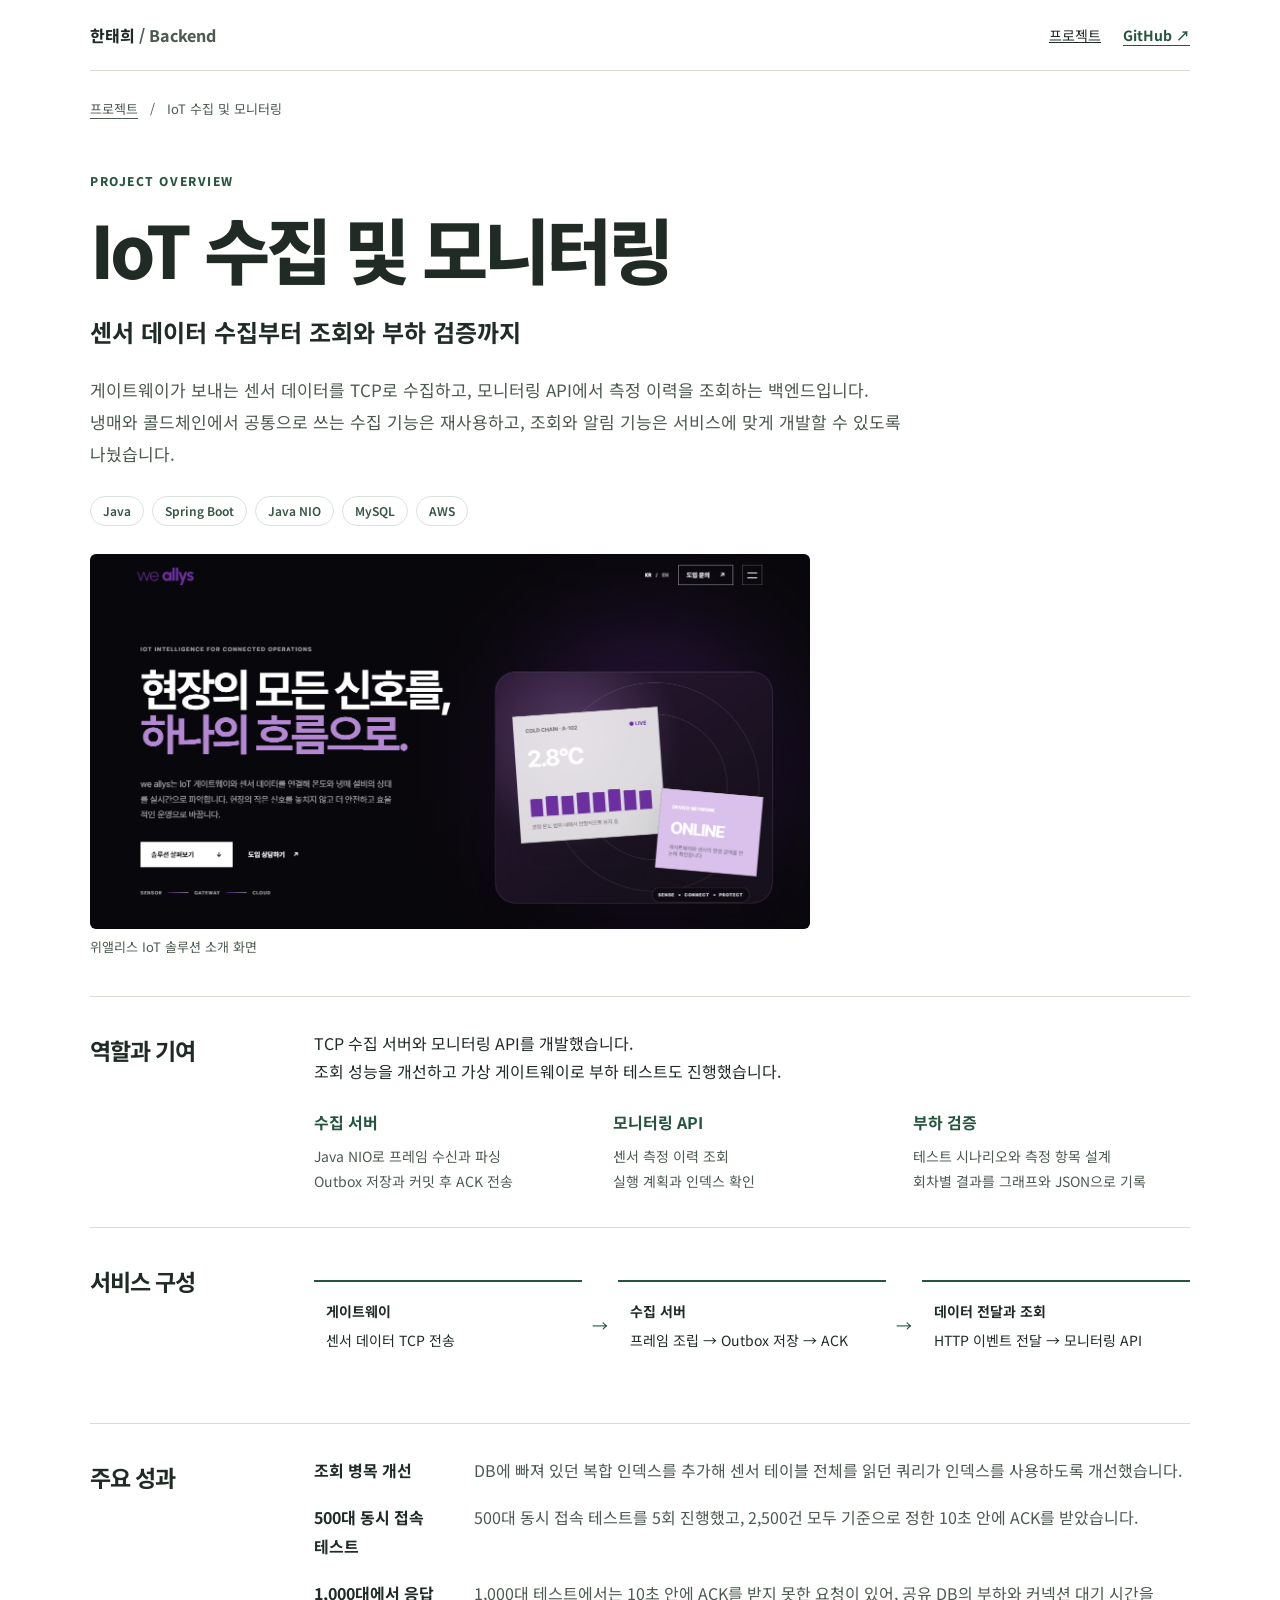
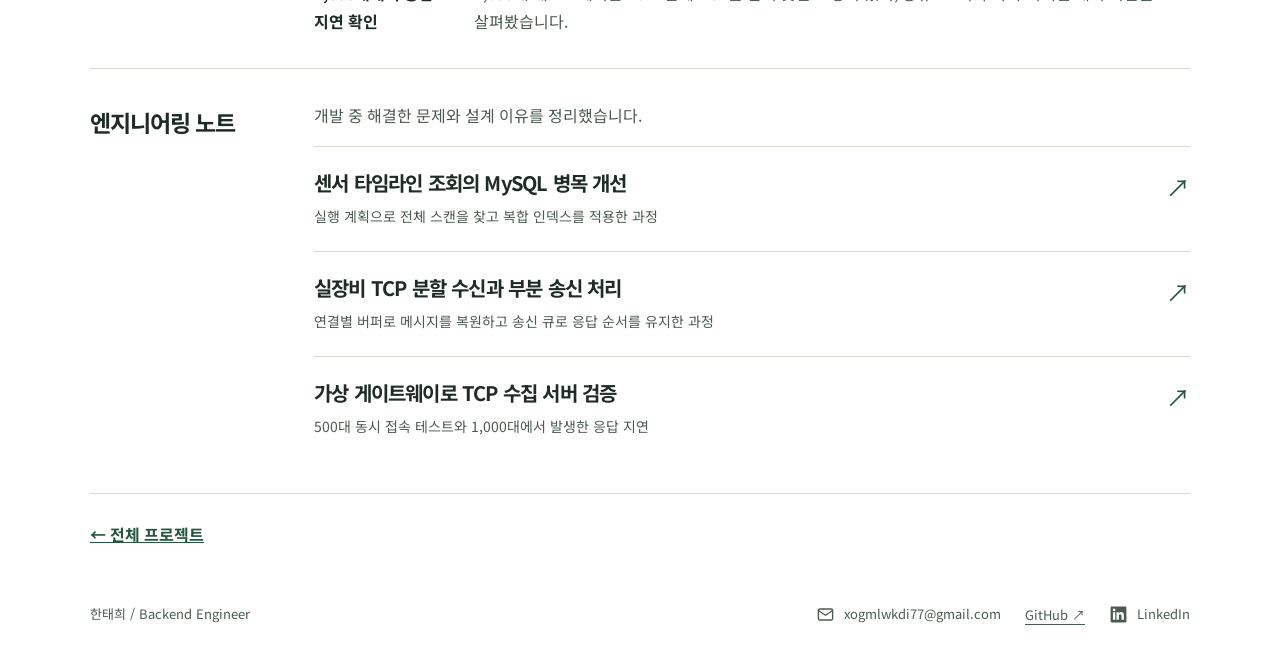
<file: iot.html>
<!doctype html><html lang="ko"><head><meta charset="utf-8"><meta name="viewport" content="width=device-width,initial-scale=1"><meta name="description" content="한태희 백엔드 포트폴리오 — IoT 수집 및 모니터링"><title>IoT 수집 및 모니터링 | 한태희</title><link rel="preconnect" href="https://fonts.googleapis.com"><link rel="preconnect" href="https://fonts.gstatic.com" crossorigin><link href="https://fonts.googleapis.com/css2?family=Noto+Sans+KR:wght@400;500;600;700;800&display=swap" rel="stylesheet"><link rel="stylesheet" href="styles.css"></head><body><a class="skip" href="#main">본문으로 건너뛰기</a><header class="bar frame"><a class="brand" href="index.html">한태희<span class="muted"> / Backend</span></a><nav aria-label="주요 메뉴"><a href="index.html#work">프로젝트</a><a class="github" href="https://github.com/gombasan">GitHub ↗</a></nav></header><main class="frame" id="main"><nav class="breadcrumb" aria-label="현재 위치"><a href="index.html#work">프로젝트</a><span>/</span><span>IoT 수집 및 모니터링</span></nav><div class="project-hero"><p class="eyebrow">PROJECT OVERVIEW</p><h1>IoT 수집 및 모니터링</h1><p class="project-subtitle">센서 데이터 수집부터 조회와 부하 검증까지</p><p class="intro">게이트웨이가 보내는 센서 데이터를 TCP로 수집하고, 모니터링 API에서 측정 이력을 조회하는 백엔드입니다.<br>냉매와 콜드체인에서 공통으로 쓰는 수집 기능은 재사용하고, 조회와 알림 기능은 서비스에 맞게 개발할 수 있도록 나눴습니다.</p><div class="meta"><div class="skill-tags"><span class="skill-tag">Java</span><span class="skill-tag">Spring Boot</span><span class="skill-tag">Java NIO</span><span class="skill-tag">MySQL</span><span class="skill-tag">AWS</span></div></div>
<figure class="project-preview"><img src="assets/iot-project-preview.png" width="1484" height="771" alt="센서 온도와 장비 연결 상태를 보여주는 화면"><figcaption>위앨리스 IoT 솔루션 소개 화면</figcaption></figure>
</div><section class="project-section"><h2>역할과 기여</h2><div><p class="role-summary">TCP 수집 서버와 모니터링 API를 개발했습니다.<br>조회 성능을 개선하고 가상 게이트웨이로 부하 테스트도 진행했습니다.</p><div class="scope-grid"><div><b>수집 서버</b><p>Java NIO로 프레임 수신과 파싱<br>Outbox 저장과 커밋 후 ACK 전송</p></div><div><b>모니터링 API</b><p>센서 측정 이력 조회<br>실행 계획과 인덱스 확인</p></div><div><b>부하 검증</b><p>테스트 시나리오와 측정 항목 설계<br>회차별 결과를 그래프와 JSON으로 기록</p></div></div></div></section><section class="project-section"><h2>서비스 구성</h2><div><div class="flow"><div><b>게이트웨이</b>센서 데이터 TCP 전송</div><span aria-hidden="true">→</span><div><b>수집 서버</b>프레임 조립 → Outbox 저장 → ACK</div><span aria-hidden="true">→</span><div><b>데이터 전달과 조회</b>HTTP 이벤트 전달 → 모니터링 API</div></div></div></section><section class="project-section"><h2>주요 성과</h2><div><ul class="outcomes"><li><strong>조회 병목 개선</strong><span>DB에 빠져 있던 복합 인덱스를 추가해 센서 테이블 전체를 읽던 쿼리가 인덱스를 사용하도록 개선했습니다.</span></li><li><strong>500대 동시 접속 테스트</strong><span>500대 동시 접속 테스트를 5회 진행했고, 2,500건 모두 기준으로 정한 10초 안에 ACK를 받았습니다.</span></li><li><strong>1,000대에서 응답 지연 확인</strong><span>1,000대 테스트에서는 10초 안에 ACK를 받지 못한 요청이 있어, 공유 DB의 부하와 커넥션 대기 시간을 살펴봤습니다.</span></li></ul></div></section><section class="project-section"><h2>엔지니어링 노트</h2><div><p class="muted">개발 중 해결한 문제와 설계 이유를 정리했습니다.</p><a class="note-link" href="coldchain.html"><div><h3>센서 타임라인 조회의 MySQL 병목 개선</h3><p>실행 계획으로 전체 스캔을 찾고 복합 인덱스를 적용한 과정</p></div><span aria-hidden="true">↗</span></a><a class="note-link" href="iot-tcp-framing.html"><div><h3>실장비 TCP 분할 수신과 부분 송신 처리</h3><p>연결별 버퍼로 메시지를 복원하고 송신 큐로 응답 순서를 유지한 과정</p></div><span aria-hidden="true">↗</span></a><a class="note-link" href="iot-load.html"><div><h3>가상 게이트웨이로 TCP 수집 서버 검증</h3><p>500대 동시 접속 테스트와 1,000대에서 발생한 응답 지연</p></div><span aria-hidden="true">↗</span></a></div></section><nav class="next"><a href="index.html#work">← 전체 프로젝트</a></nav></main><footer class="frame"><span>한태희  /  Backend Engineer</span><div class="footer-contact"><a class="contact-item" href="mailto:xogmlwkdi77@gmail.com" aria-label="이메일 보내기: xogmlwkdi77@gmail.com"><svg class="contact-icon" viewBox="0 0 24 24" fill="none" stroke="currentColor" stroke-width="1.7" stroke-linecap="round" stroke-linejoin="round" aria-hidden="true"><rect x="3" y="5" width="18" height="14" rx="2"/><path d="m3 7 9 6 9-6"/></svg><span>xogmlwkdi77@gmail.com</span></a><a href="https://github.com/gombasan">GitHub ↗</a><a class="contact-item" href="https://www.linkedin.com/in/gombasan/" aria-label="LinkedIn 프로필 보기"><svg class="contact-icon" viewBox="0 0 24 24" fill="currentColor" aria-hidden="true"><path d="M20.45 2H3.55C2.69 2 2 2.68 2 3.52v16.96c0 .84.69 1.52 1.55 1.52h16.9c.86 0 1.55-.68 1.55-1.52V3.52c0-.84-.69-1.52-1.55-1.52ZM7.93 18.75H4.98V9.2h2.95v9.55ZM6.45 7.9a1.71 1.71 0 1 1 0-3.42 1.71 1.71 0 0 1 0 3.42Zm12.3 10.85H15.8V14.1c0-1.11-.02-2.54-1.55-2.54-1.55 0-1.79 1.21-1.79 2.46v4.73H9.51V9.2h2.83v1.31h.04c.39-.74 1.36-1.52 2.79-1.52 2.98 0 3.58 1.96 3.58 4.5v5.26Z"/></svg><span>LinkedIn</span></a></div></footer></body></html>
</file>
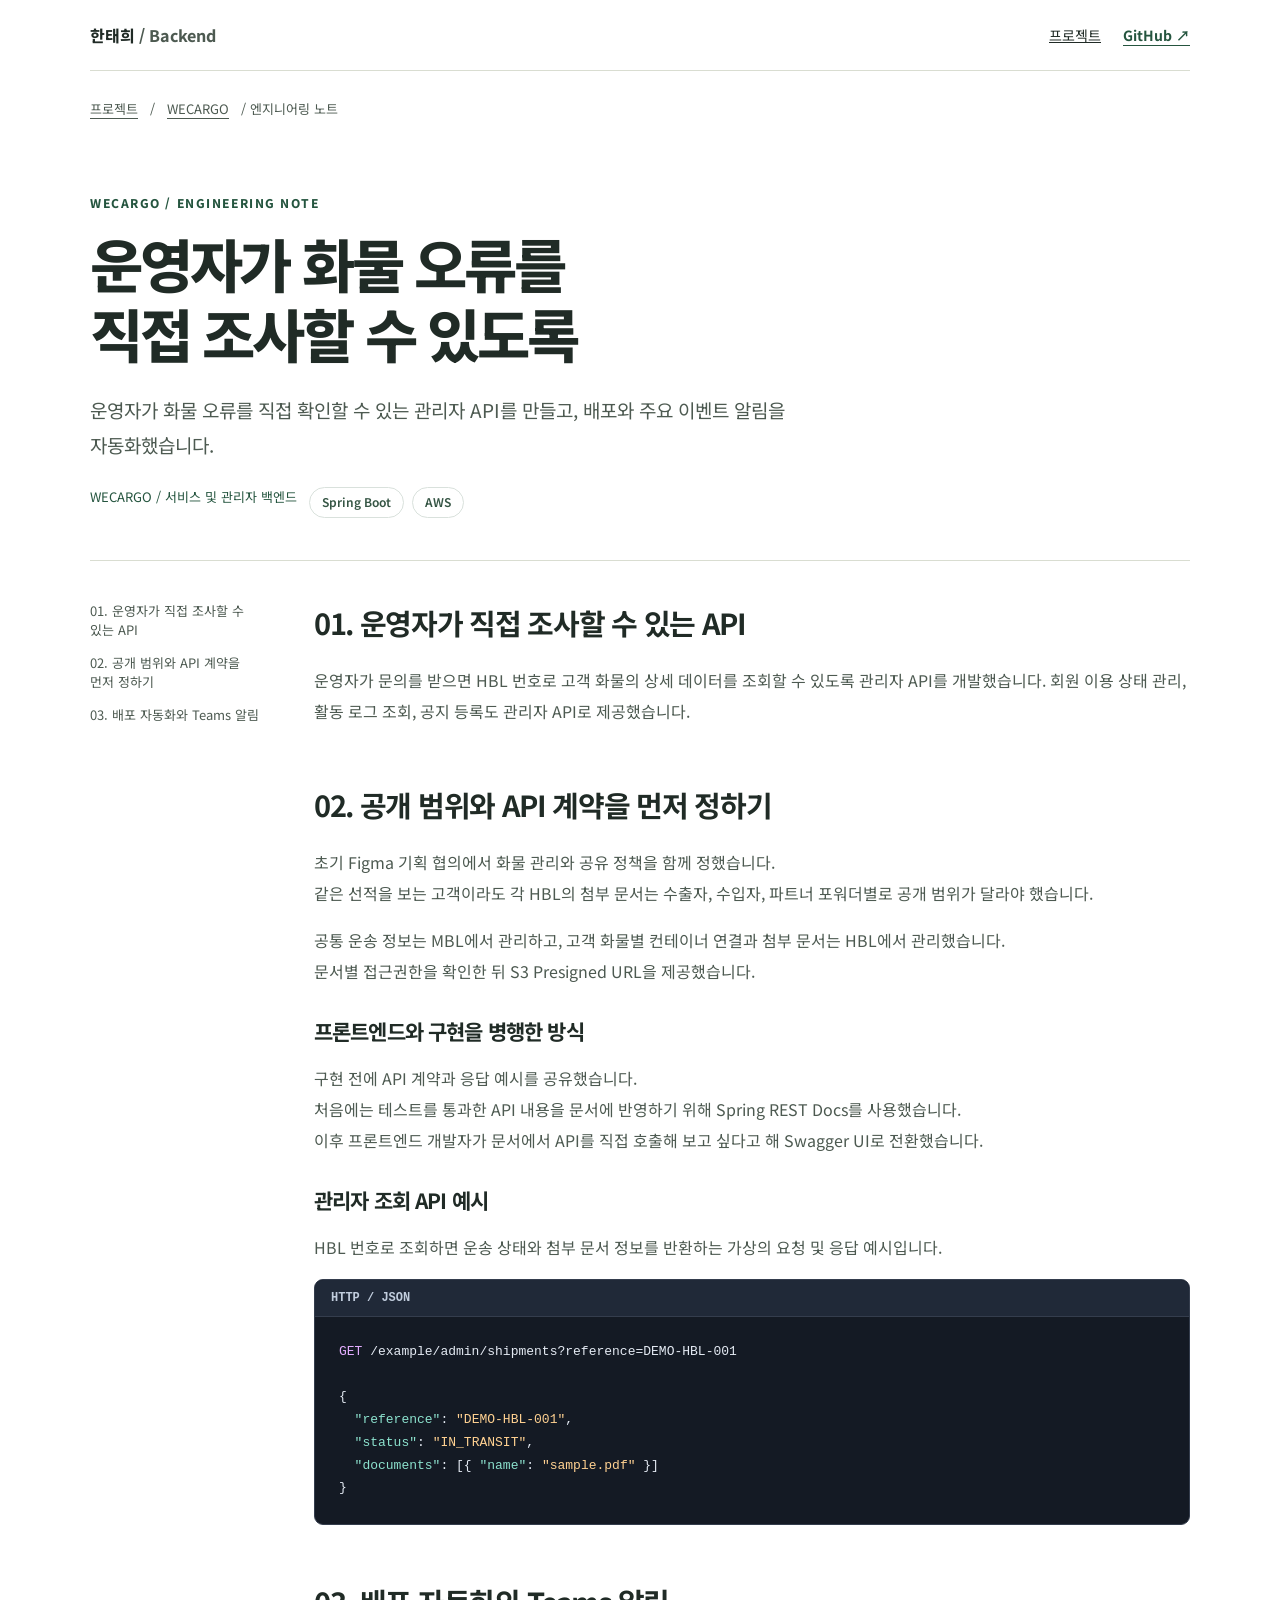
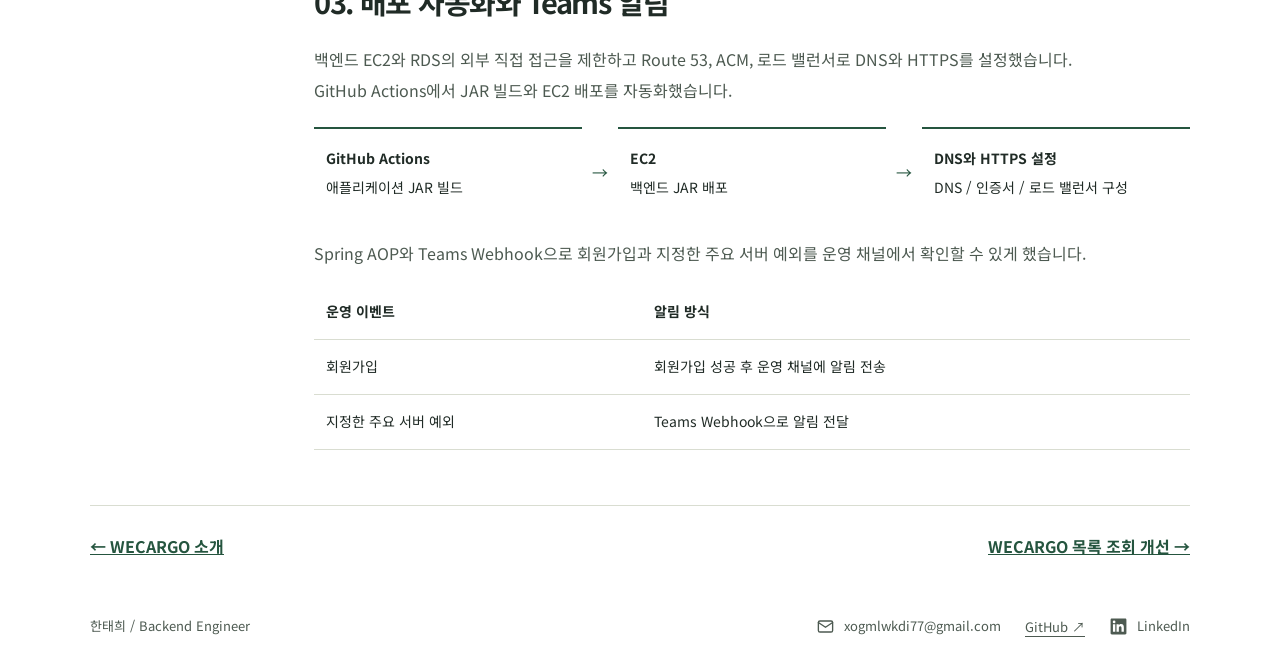
<file: wecargo-operations.html>
<!doctype html><html lang="ko"><head><meta charset="utf-8"><meta name="viewport" content="width=device-width,initial-scale=1"><meta name="description" content="한태희 백엔드 포트폴리오 — 운영자가 화물 오류를 직접 조사할 수 있도록"><title>운영자가 화물 오류를 직접 조사할 수 있도록 | 한태희</title><link rel="preconnect" href="https://fonts.googleapis.com"><link rel="preconnect" href="https://fonts.gstatic.com" crossorigin><link href="https://fonts.googleapis.com/css2?family=Noto+Sans+KR:wght@400;500;600;700;800&display=swap" rel="stylesheet"><link rel="stylesheet" href="styles.css"></head><body><a class="skip" href="#main">본문으로 건너뛰기</a><header class="bar frame"><a class="brand" href="index.html">한태희<span class="muted"> / Backend</span></a><nav aria-label="주요 메뉴"><a href="index.html#work">프로젝트</a><a class="github" href="https://github.com/gombasan">GitHub ↗</a></nav></header><main class="frame" id="main"><nav class="breadcrumb" aria-label="현재 위치"><a href="index.html#work">프로젝트</a><span>/</span><a href="wecargo.html">WECARGO</a><span>/ 엔지니어링 노트</span></nav><div class="article-hero"><p class="eyebrow">WECARGO / ENGINEERING NOTE</p><h1>운영자가 화물 오류를<br>직접 조사할 수 있도록</h1><p class="intro">운영자가 화물 오류를 직접 확인할 수 있는 관리자 API를 만들고, 배포와 주요 이벤트 알림을 자동화했습니다.</p><div class="meta"><span>WECARGO  /  서비스 및 관리자 백엔드</span><div class="skill-tags"><span class="skill-tag">Spring Boot</span><span class="skill-tag">AWS</span></div></div></div><div class="article-layout"><nav class="toc" aria-label="사례 목차"><a href="#requirement">01. 운영자가 직접 조사할 수 있는 API</a><a href="#design">02. 공개 범위와 API 계약을 먼저 정하기</a><a href="#implementation">03. 배포 자동화와 Teams 알림</a></nav><article class="article"><section id="requirement"><h2>01. 운영자가 직접 조사할 수 있는 API</h2><p>운영자가 문의를 받으면 HBL 번호로 고객 화물의 상세 데이터를 조회할 수 있도록 관리자 API를 개발했습니다. 회원 이용 상태 관리, 활동 로그 조회, 공지 등록도 관리자 API로 제공했습니다.</p></section><section id="design"><h2>02. 공개 범위와 API 계약을 먼저 정하기</h2><p>초기 Figma 기획 협의에서 화물 관리와 공유 정책을 함께 정했습니다.<br>같은 선적을 보는 고객이라도 각 HBL의 첨부 문서는 수출자, 수입자, 파트너 포워더별로 공개 범위가 달라야 했습니다.</p><p>공통 운송 정보는 MBL에서 관리하고, 고객 화물별 컨테이너 연결과 첨부 문서는 HBL에서 관리했습니다.<br>문서별 접근권한을 확인한 뒤 S3 Presigned URL을 제공했습니다.</p><h3>프론트엔드와 구현을 병행한 방식</h3><p>구현 전에 API 계약과 응답 예시를 공유했습니다.<br>처음에는 테스트를 통과한 API 내용을 문서에 반영하기 위해 Spring REST Docs를 사용했습니다.<br>이후 프론트엔드 개발자가 문서에서 API를 직접 호출해 보고 싶다고 해 Swagger UI로 전환했습니다.</p><h3>관리자 조회 API 예시</h3><p>HBL 번호로 조회하면 운송 상태와 첨부 문서 정보를 반환하는 가상의 요청 및 응답 예시입니다.</p><div class="code-example"><div class="code-example-label">HTTP / JSON</div><pre tabindex="0" aria-label="HTTP / JSON 코드"><code><span class="code-keyword">GET</span> /example/admin/shipments?reference=DEMO-HBL-001

{
  <span class="code-type">"reference"</span>: <span class="code-number">"DEMO-HBL-001"</span>,
  <span class="code-type">"status"</span>: <span class="code-number">"IN_TRANSIT"</span>,
  <span class="code-type">"documents"</span>: [{ <span class="code-type">"name"</span>: <span class="code-number">"sample.pdf"</span> }]
}</code></pre></div></section><section id="implementation"><h2>03. 배포 자동화와 Teams 알림</h2><p>백엔드 EC2와 RDS의 외부 직접 접근을 제한하고 Route 53, ACM, 로드 밸런서로 DNS와 HTTPS를 설정했습니다.<br>GitHub Actions에서 JAR 빌드와 EC2 배포를 자동화했습니다.</p><div class="flow"><div><b>GitHub Actions</b>애플리케이션 JAR 빌드</div><span aria-hidden="true">→</span><div><b>EC2</b>백엔드 JAR 배포</div><span aria-hidden="true">→</span><div><b>DNS와 HTTPS 설정</b>DNS / 인증서 / 로드 밸런서 구성</div></div><p>Spring AOP와 Teams Webhook으로 회원가입과 지정한 주요 서버 예외를 운영 채널에서 확인할 수 있게 했습니다.</p><div class="table-wrap"><table><thead><tr><th scope="col">운영 이벤트</th><th scope="col">알림 방식</th></tr></thead><tbody><tr><td>회원가입</td><td>회원가입 성공 후 운영 채널에 알림 전송</td></tr><tr><td>지정한 주요 서버 예외</td><td>Teams Webhook으로 알림 전달</td></tr></tbody></table></div></section></article></div><nav class="next" aria-label="사례 이동"><a href="wecargo.html">← WECARGO 소개</a><a href="wecargo-query.html">WECARGO 목록 조회 개선 →</a></nav></main><footer class="frame"><span>한태희  /  Backend Engineer</span><div class="footer-contact"><a class="contact-item" href="mailto:xogmlwkdi77@gmail.com" aria-label="이메일 보내기: xogmlwkdi77@gmail.com"><svg class="contact-icon" viewBox="0 0 24 24" fill="none" stroke="currentColor" stroke-width="1.7" stroke-linecap="round" stroke-linejoin="round" aria-hidden="true"><rect x="3" y="5" width="18" height="14" rx="2"/><path d="m3 7 9 6 9-6"/></svg><span>xogmlwkdi77@gmail.com</span></a><a href="https://github.com/gombasan">GitHub ↗</a><a class="contact-item" href="https://www.linkedin.com/in/gombasan/" aria-label="LinkedIn 프로필 보기"><svg class="contact-icon" viewBox="0 0 24 24" fill="currentColor" aria-hidden="true"><path d="M20.45 2H3.55C2.69 2 2 2.68 2 3.52v16.96c0 .84.69 1.52 1.55 1.52h16.9c.86 0 1.55-.68 1.55-1.52V3.52c0-.84-.69-1.52-1.55-1.52ZM7.93 18.75H4.98V9.2h2.95v9.55ZM6.45 7.9a1.71 1.71 0 1 1 0-3.42 1.71 1.71 0 0 1 0 3.42Zm12.3 10.85H15.8V14.1c0-1.11-.02-2.54-1.55-2.54-1.55 0-1.79 1.21-1.79 2.46v4.73H9.51V9.2h2.83v1.31h.04c.39-.74 1.36-1.52 2.79-1.52 2.98 0 3.58 1.96 3.58 4.5v5.26Z"/></svg><span>LinkedIn</span></a></div></footer></body></html>
</file>
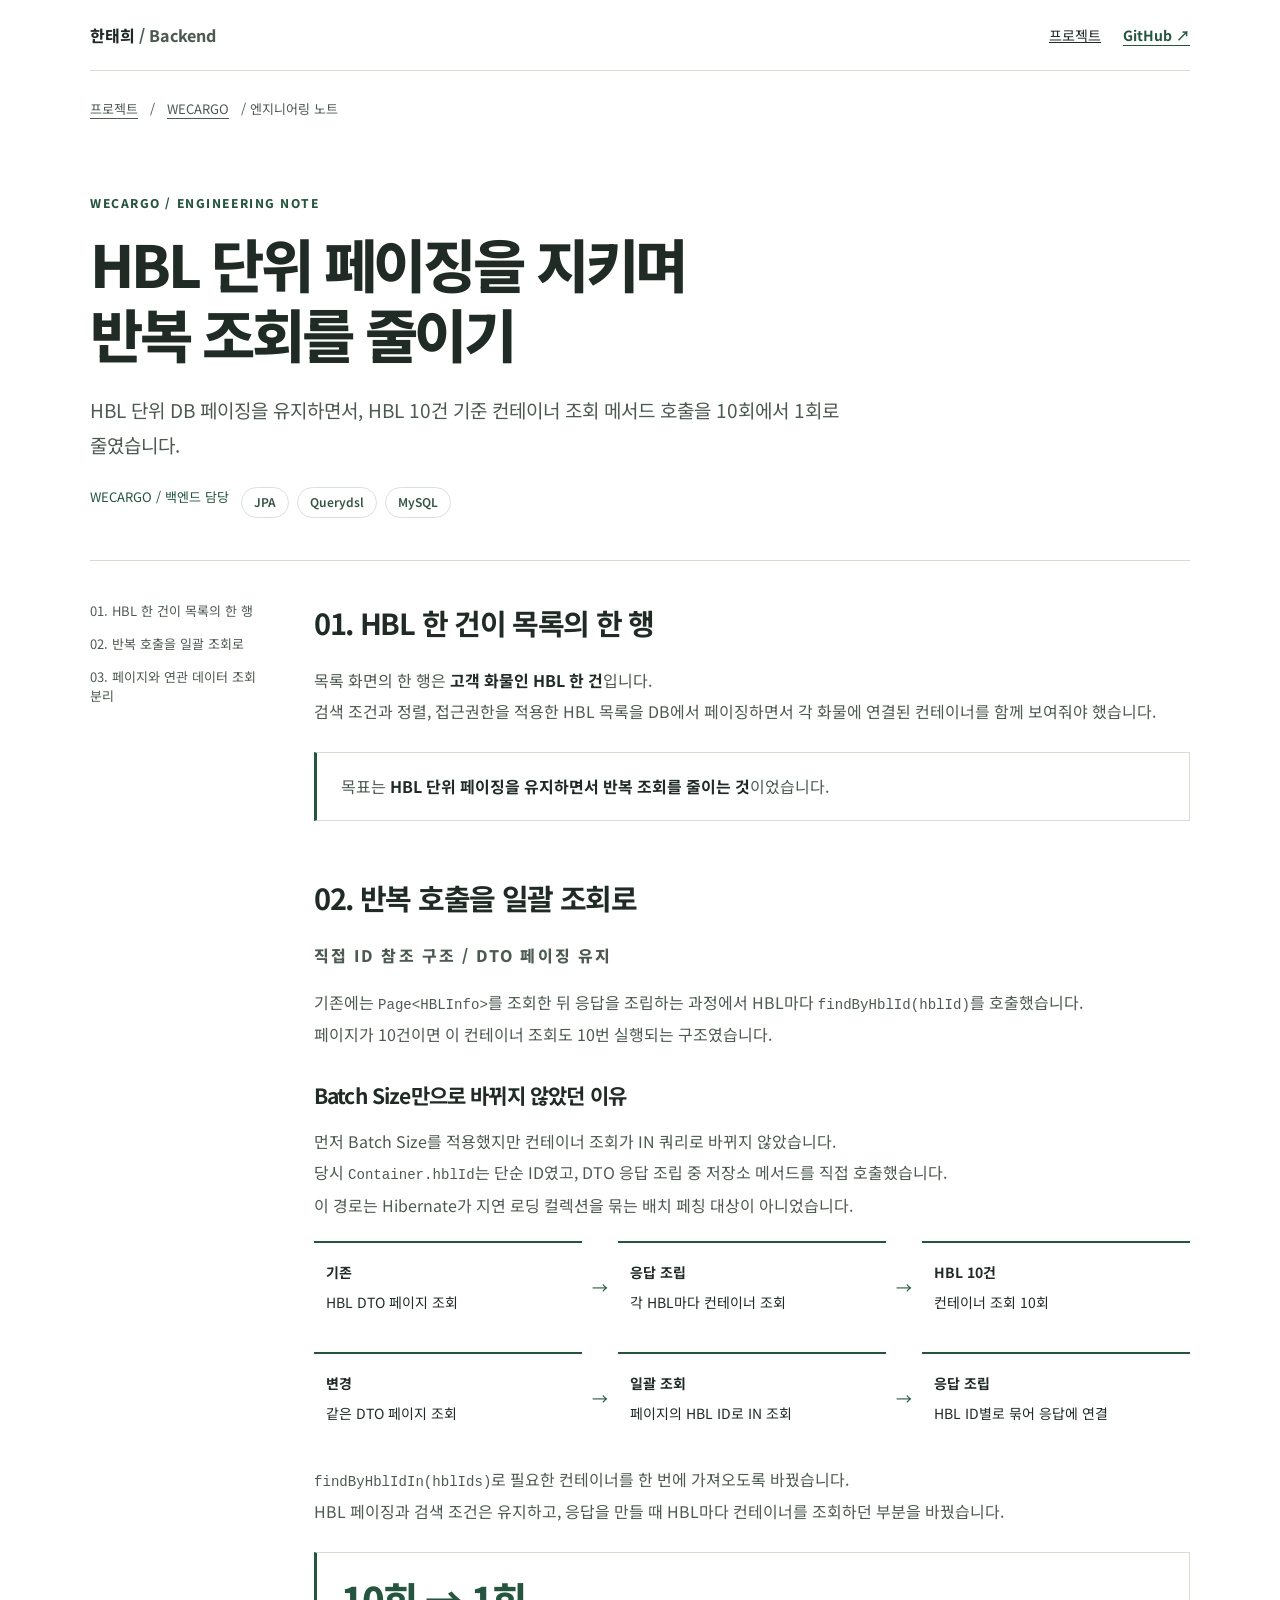
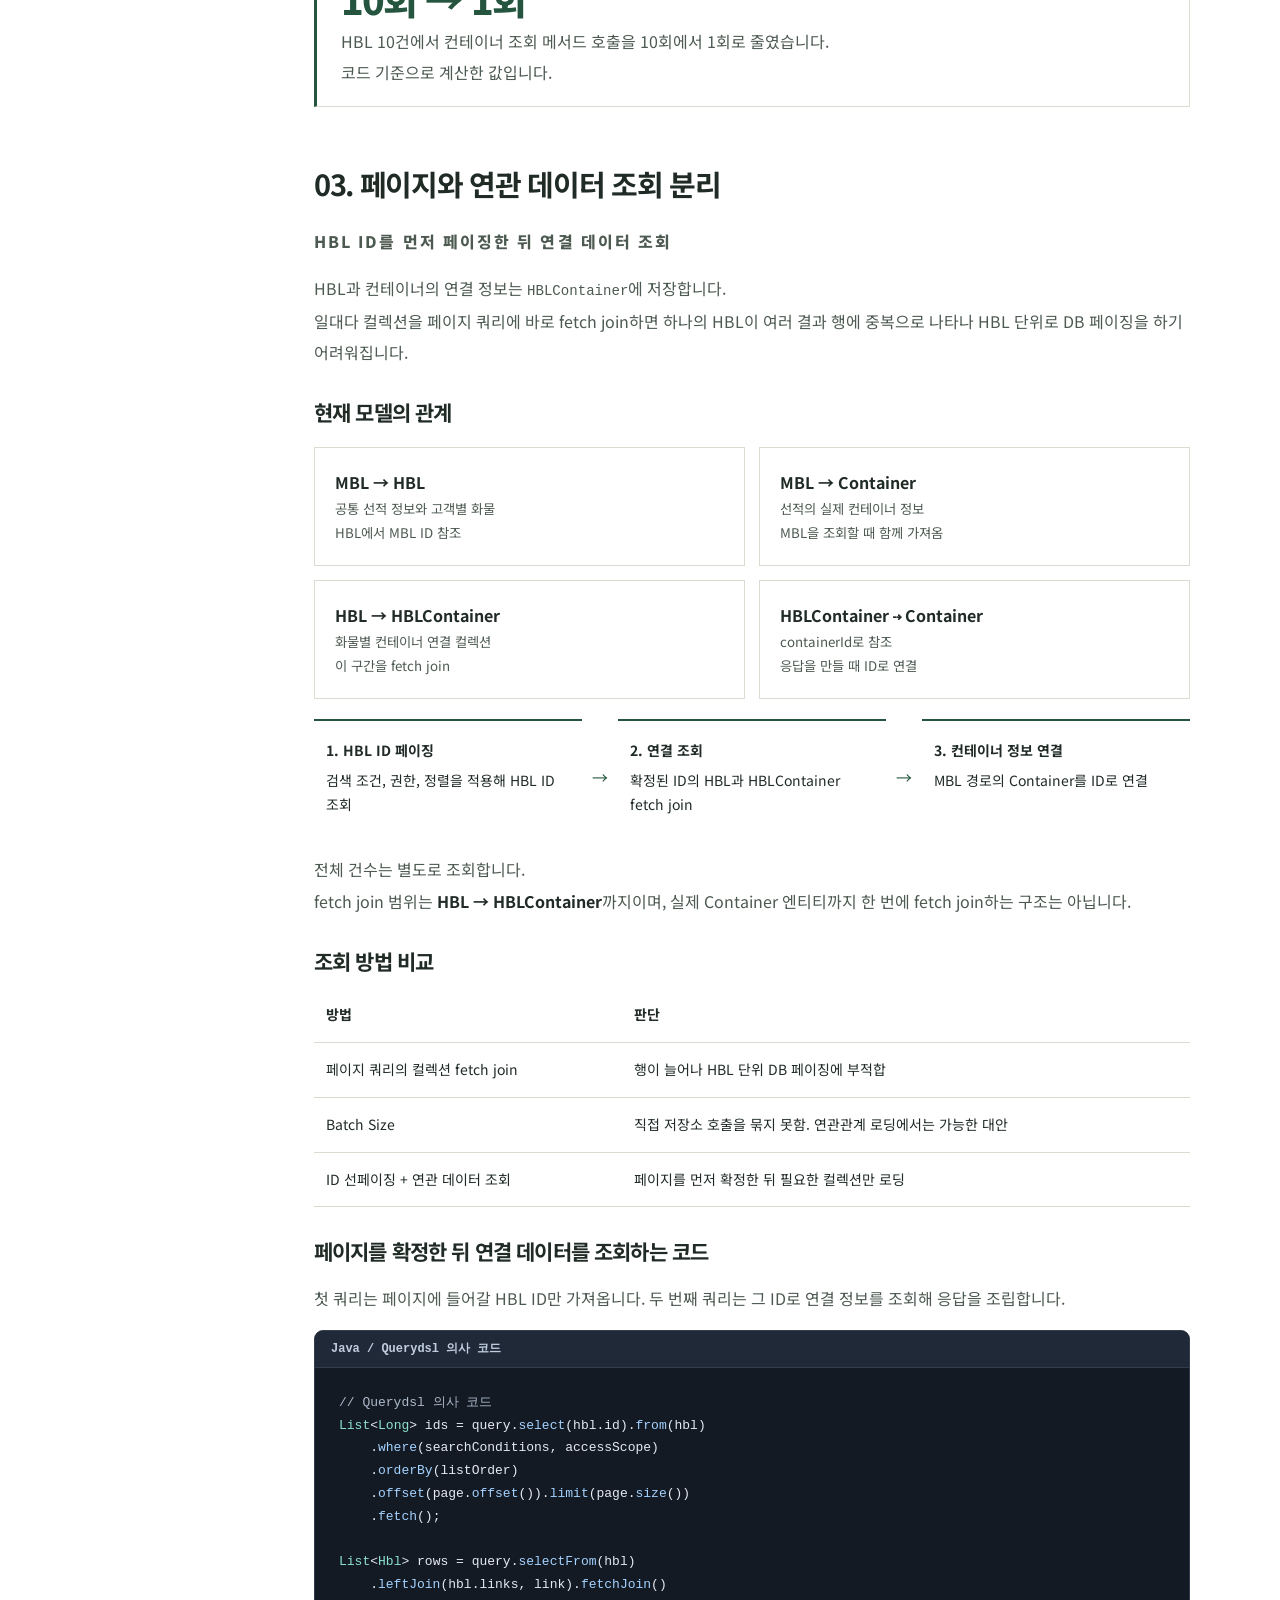
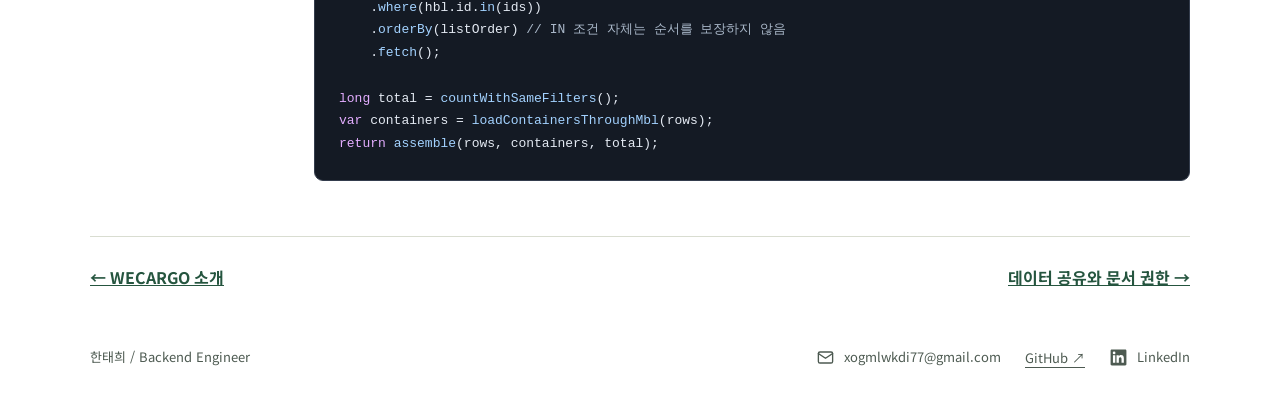
<file: wecargo-query.html>
<!doctype html><html lang="ko"><head><meta charset="utf-8"><meta name="viewport" content="width=device-width,initial-scale=1"><meta name="description" content="한태희 백엔드 포트폴리오 — HBL 단위 페이징을 지키며 반복 조회를 줄이기"><title>HBL 단위 페이징을 지키며 반복 조회를 줄이기 | 한태희</title><link rel="preconnect" href="https://fonts.googleapis.com"><link rel="preconnect" href="https://fonts.gstatic.com" crossorigin><link href="https://fonts.googleapis.com/css2?family=Noto+Sans+KR:wght@400;500;600;700;800&display=swap" rel="stylesheet"><link rel="stylesheet" href="styles.css"></head><body><a class="skip" href="#main">본문으로 건너뛰기</a><header class="bar frame"><a class="brand" href="index.html">한태희<span class="muted"> / Backend</span></a><nav aria-label="주요 메뉴"><a href="index.html#work">프로젝트</a><a class="github" href="https://github.com/gombasan">GitHub ↗</a></nav></header><main class="frame" id="main"><nav class="breadcrumb" aria-label="현재 위치"><a href="index.html#work">프로젝트</a><span>/</span><a href="wecargo.html">WECARGO</a><span>/ 엔지니어링 노트</span></nav><div class="article-hero"><p class="eyebrow">WECARGO / ENGINEERING NOTE</p><h1>HBL 단위 페이징을 지키며<br>반복 조회를 줄이기</h1><p class="intro">HBL 단위 DB 페이징을 유지하면서, HBL 10건 기준 컨테이너 조회 메서드 호출을 10회에서 1회로 줄였습니다.</p><div class="meta"><span>WECARGO  /  백엔드 담당</span><div class="skill-tags"><span class="skill-tag">JPA</span><span class="skill-tag">Querydsl</span><span class="skill-tag">MySQL</span></div></div></div><div class="article-layout"><nav class="toc" aria-label="사례 목차"><a href="#requirement">01. HBL 한 건이 목록의 한 행</a><a href="#first">02. 반복 호출을 일괄 조회로</a><a href="#second">03. 페이지와 연관 데이터 조회 분리</a></nav><article class="article"><section id="requirement"><h2>01. HBL 한 건이 목록의 한 행</h2><p>목록 화면의 한 행은 <strong>고객 화물인 HBL 한 건</strong>입니다.<br>검색 조건과 정렬, 접근권한을 적용한 HBL 목록을 DB에서 페이징하면서 각 화물에 연결된 컨테이너를 함께 보여줘야 했습니다.</p><div class="callout"><p> 목표는 <strong>HBL 단위 페이징을 유지하면서 반복 조회를 줄이는 것</strong>이었습니다.</p></div></section><section id="first"><h2>02. 반복 호출을 일괄 조회로</h2><p class="eyebrow">직접 ID 참조 구조  /  DTO 페이징 유지</p><p>기존에는 <code>Page&lt;HBLInfo&gt;</code>를 조회한 뒤 응답을 조립하는 과정에서 HBL마다 <code>findByHblId(hblId)</code>를 호출했습니다.<br>페이지가 10건이면 이 컨테이너 조회도 10번 실행되는 구조였습니다.</p><h3>Batch Size만으로 바뀌지 않았던 이유</h3><p>먼저 Batch Size를 적용했지만 컨테이너 조회가 IN 쿼리로 바뀌지 않았습니다.<br>당시 <code>Container.hblId</code>는 단순 ID였고, DTO 응답 조립 중 저장소 메서드를 직접 호출했습니다.<br>이 경로는 Hibernate가 지연 로딩 컬렉션을 묶는 배치 페칭 대상이 아니었습니다.</p><div class="flow"><div><b>기존</b>HBL DTO 페이지 조회</div><span aria-hidden="true">→</span><div><b>응답 조립</b>각 HBL마다 컨테이너 조회</div><span aria-hidden="true">→</span><div><b>HBL 10건</b>컨테이너 조회 10회</div></div><div class="flow"><div><b>변경</b>같은 DTO 페이지 조회</div><span aria-hidden="true">→</span><div><b>일괄 조회</b>페이지의 HBL ID로 IN 조회</div><span aria-hidden="true">→</span><div><b>응답 조립</b>HBL ID별로 묶어 응답에 연결</div></div><p><code>findByHblIdIn(hblIds)</code>로 필요한 컨테이너를 한 번에 가져오도록 바꿨습니다.<br>HBL 페이징과 검색 조건은 유지하고, 응답을 만들 때 HBL마다 컨테이너를 조회하던 부분을 바꿨습니다.</p><div class="callout"><div class="stat">10회 → 1회</div><p>HBL 10건에서 컨테이너 조회 메서드 호출을 10회에서 1회로 줄였습니다.<br>코드 기준으로 계산한 값입니다.</p></div></section><section id="second"><h2>03. 페이지와 연관 데이터 조회 분리</h2><p class="eyebrow">HBL ID를 먼저 페이징한 뒤 연결 데이터 조회</p><p>HBL과 컨테이너의 연결 정보는  <code>HBLContainer</code>에 저장합니다.<br>일대다 컬렉션을 페이지 쿼리에 바로 fetch join하면 하나의 HBL이 여러 결과 행에 중복으로 나타나 HBL 단위로 DB 페이징을 하기 어려워집니다.</p><h3>현재 모델의 관계</h3><div class="relation"><div><strong>MBL → HBL</strong><small>공통 선적 정보와 고객별 화물<br>HBL에서 MBL ID 참조</small></div><div><strong>MBL → Container</strong><small>선적의 실제 컨테이너 정보<br>MBL을 조회할 때 함께 가져옴</small></div><div><strong>HBL → HBLContainer</strong><small>화물별 컨테이너 연결 컬렉션<br>이 구간을 fetch join</small></div><div><strong>HBLContainer ⇢ Container</strong><small>containerId로 참조<br>응답을 만들 때 ID로 연결</small></div></div><div class="flow"><div><b>1. HBL ID 페이징</b>검색 조건, 권한, 정렬을 적용해 HBL ID 조회</div><span aria-hidden="true">→</span><div><b>2. 연결 조회</b>확정된 ID의 HBL과 HBLContainer fetch join</div><span aria-hidden="true">→</span><div><b>3. 컨테이너 정보 연결</b>MBL 경로의 Container를 ID로 연결</div></div><p>전체 건수는 별도로 조회합니다.<br>fetch join 범위는 <strong>HBL → HBLContainer</strong>까지이며, 실제 Container 엔티티까지 한 번에 fetch join하는 구조는 아닙니다.</p><h3>조회 방법 비교</h3><div class="table-wrap"><table><tr><th>방법</th><th>판단</th></tr><tr><td>페이지 쿼리의 컬렉션 fetch join</td><td>행이 늘어나 HBL 단위 DB 페이징에 부적합</td></tr><tr><td>Batch Size</td><td>직접 저장소 호출을 묶지 못함. 연관관계 로딩에서는 가능한 대안</td></tr><tr><td>ID 선페이징 + 연관 데이터 조회</td><td>페이지를 먼저 확정한 뒤 필요한 컬렉션만 로딩</td></tr></table></div><h3>페이지를 확정한 뒤 연결 데이터를 조회하는 코드</h3><p>첫 쿼리는 페이지에 들어갈 HBL ID만 가져옵니다. 두 번째 쿼리는 그 ID로 연결 정보를 조회해 응답을 조립합니다.</p><div class="code-example"><div class="code-example-label">Java / Querydsl 의사 코드</div><pre tabindex="0" aria-label="Java / Querydsl 의사 코드 코드"><code><span class="code-comment">// Querydsl 의사 코드</span>
<span class="code-type">List</span>&lt;<span class="code-type">Long</span>&gt; ids = query.<span class="code-call">select</span>(hbl.id).<span class="code-call">from</span>(hbl)
    .<span class="code-call">where</span>(searchConditions, accessScope)
    .<span class="code-call">orderBy</span>(listOrder)
    .<span class="code-call">offset</span>(page.<span class="code-call">offset</span>()).<span class="code-call">limit</span>(page.<span class="code-call">size</span>())
    .<span class="code-call">fetch</span>();

<span class="code-type">List</span>&lt;<span class="code-type">Hbl</span>&gt; rows = query.<span class="code-call">selectFrom</span>(hbl)
    .<span class="code-call">leftJoin</span>(hbl.links, link).<span class="code-call">fetchJoin</span>()
    .<span class="code-call">where</span>(hbl.id.<span class="code-call">in</span>(ids))
    .<span class="code-call">orderBy</span>(listOrder) <span class="code-comment">// IN 조건 자체는 순서를 보장하지 않음</span>
    .<span class="code-call">fetch</span>();

<span class="code-keyword">long</span> total = <span class="code-call">countWithSameFilters</span>();
<span class="code-keyword">var</span> containers = <span class="code-call">loadContainersThroughMbl</span>(rows);
<span class="code-keyword">return</span> <span class="code-call">assemble</span>(rows, containers, total);</code></pre></div></section></article></div><nav class="next" aria-label="사례 이동"><a href="wecargo.html">← WECARGO 소개</a><a href="wecargo-sharing.html">데이터 공유와 문서 권한 →</a></nav></main><footer class="frame"><span>한태희  /  Backend Engineer</span><div class="footer-contact"><a class="contact-item" href="mailto:xogmlwkdi77@gmail.com" aria-label="이메일 보내기: xogmlwkdi77@gmail.com"><svg class="contact-icon" viewBox="0 0 24 24" fill="none" stroke="currentColor" stroke-width="1.7" stroke-linecap="round" stroke-linejoin="round" aria-hidden="true"><rect x="3" y="5" width="18" height="14" rx="2"/><path d="m3 7 9 6 9-6"/></svg><span>xogmlwkdi77@gmail.com</span></a><a href="https://github.com/gombasan">GitHub ↗</a><a class="contact-item" href="https://www.linkedin.com/in/gombasan/" aria-label="LinkedIn 프로필 보기"><svg class="contact-icon" viewBox="0 0 24 24" fill="currentColor" aria-hidden="true"><path d="M20.45 2H3.55C2.69 2 2 2.68 2 3.52v16.96c0 .84.69 1.52 1.55 1.52h16.9c.86 0 1.55-.68 1.55-1.52V3.52c0-.84-.69-1.52-1.55-1.52ZM7.93 18.75H4.98V9.2h2.95v9.55ZM6.45 7.9a1.71 1.71 0 1 1 0-3.42 1.71 1.71 0 0 1 0 3.42Zm12.3 10.85H15.8V14.1c0-1.11-.02-2.54-1.55-2.54-1.55 0-1.79 1.21-1.79 2.46v4.73H9.51V9.2h2.83v1.31h.04c.39-.74 1.36-1.52 2.79-1.52 2.98 0 3.58 1.96 3.58 4.5v5.26Z"/></svg><span>LinkedIn</span></a></div></footer></body></html>
</file>
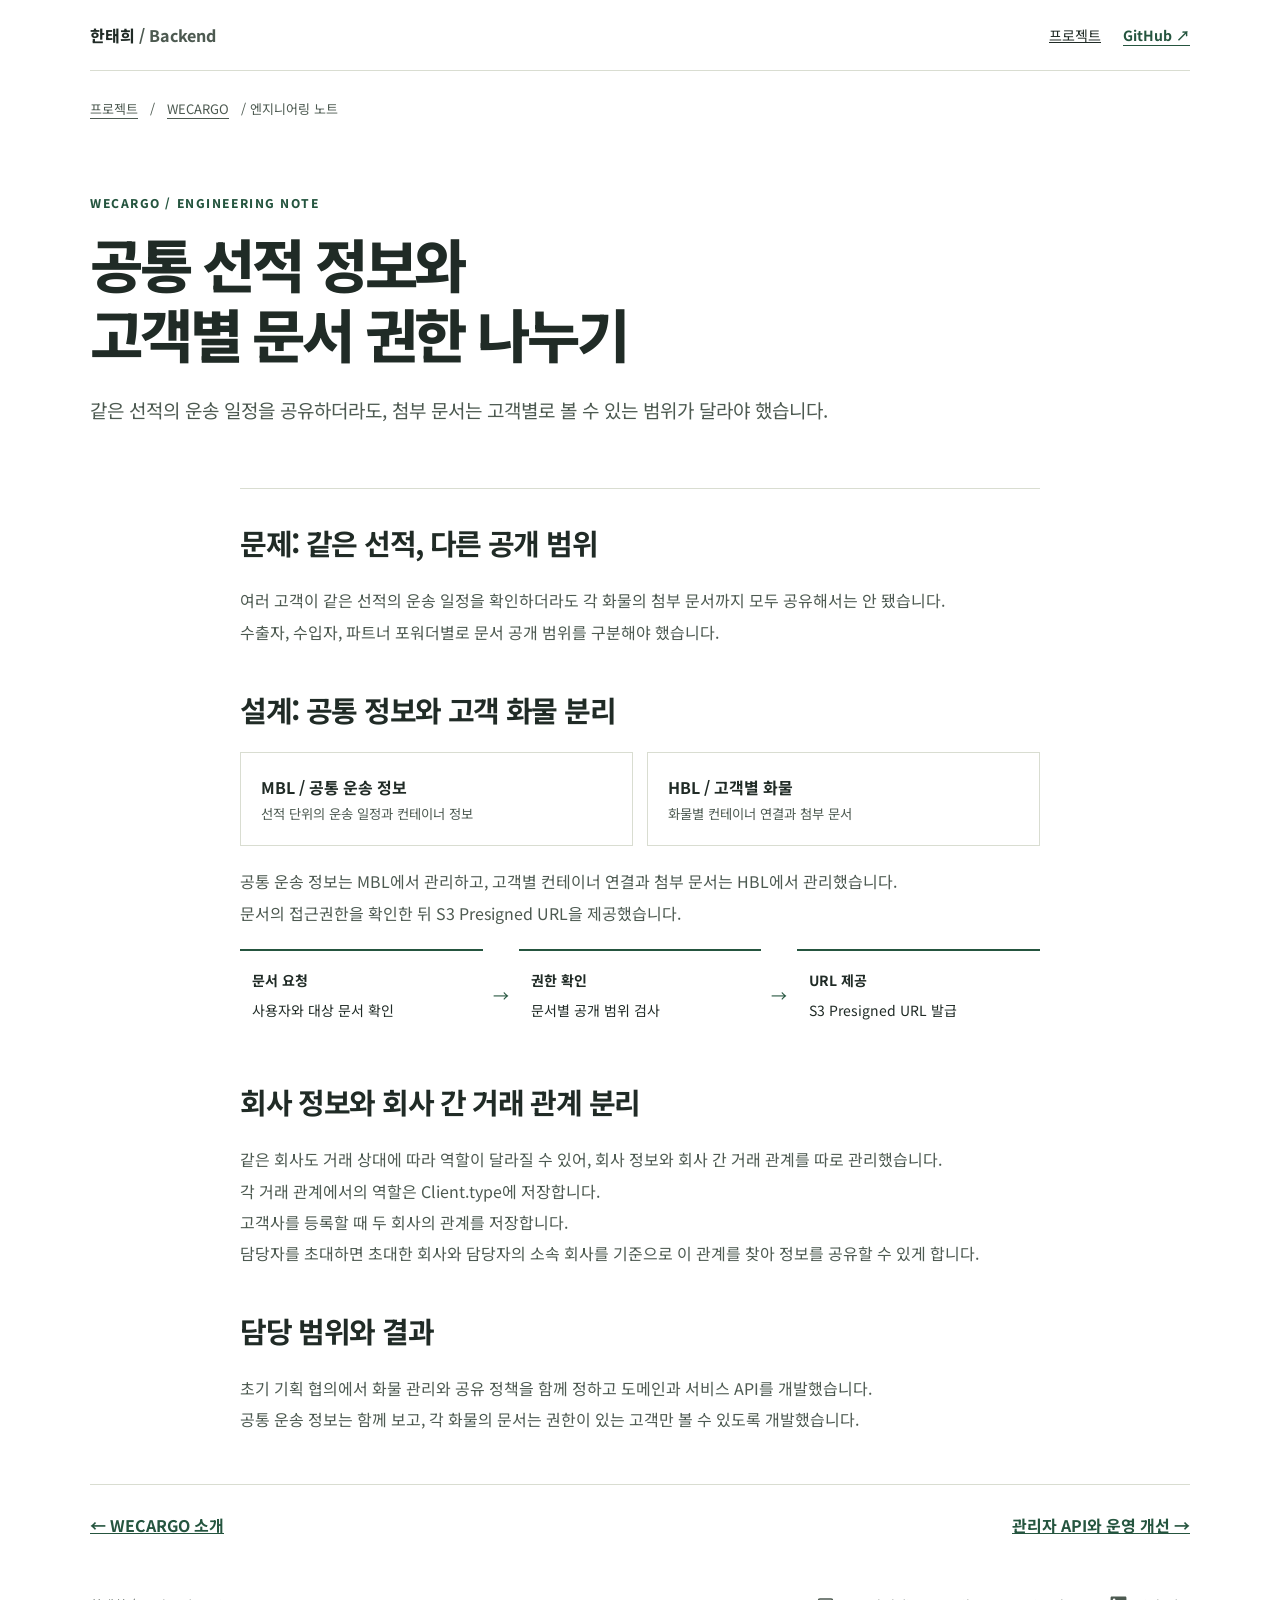
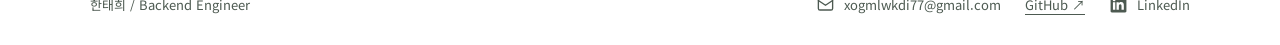
<file: wecargo-sharing.html>
<!doctype html><html lang="ko"><head><meta charset="utf-8"><meta name="viewport" content="width=device-width,initial-scale=1"><meta name="description" content="한태희 백엔드 포트폴리오 — 화물별 데이터 공유와 문서 접근권한"><title>화물별 데이터 공유와 문서 접근권한 | 한태희</title><link rel="preconnect" href="https://fonts.googleapis.com"><link rel="preconnect" href="https://fonts.gstatic.com" crossorigin><link href="https://fonts.googleapis.com/css2?family=Noto+Sans+KR:wght@400;500;600;700;800&display=swap" rel="stylesheet"><link rel="stylesheet" href="styles.css"></head><body><a class="skip" href="#main">본문으로 건너뛰기</a><header class="bar frame"><a class="brand" href="index.html">한태희<span class="muted"> / Backend</span></a><nav aria-label="주요 메뉴"><a href="index.html#work">프로젝트</a><a class="github" href="https://github.com/gombasan">GitHub ↗</a></nav></header><main class="frame" id="main"><nav class="breadcrumb"><a href="index.html#work">프로젝트</a><span>/</span><a href="wecargo.html">WECARGO</a><span>/ 엔지니어링 노트</span></nav><div class="article-hero"><p class="eyebrow">WECARGO / ENGINEERING NOTE</p><h1>공통 선적 정보와<br>고객별 문서 권한 나누기</h1><p class="intro">같은 선적의 운송 일정을 공유하더라도, 첨부 문서는 고객별로 볼 수 있는 범위가 달라야 했습니다.</p></div><article class="article standalone"><h2>문제: 같은 선적, 다른 공개 범위</h2><p>여러 고객이 같은 선적의 운송 일정을 확인하더라도 각 화물의 첨부 문서까지 모두 공유해서는 안 됐습니다.<br>수출자, 수입자, 파트너 포워더별로 문서 공개 범위를 구분해야 했습니다.</p><h2>설계: 공통 정보와 고객 화물 분리</h2><div class="relation"><div><strong>MBL  /  공통 운송 정보</strong><small>선적 단위의 운송 일정과 컨테이너 정보</small></div><div><strong>HBL  /  고객별 화물</strong><small>화물별 컨테이너 연결과 첨부 문서</small></div></div><p>공통 운송 정보는 MBL에서 관리하고, 고객별 컨테이너 연결과 첨부 문서는 HBL에서 관리했습니다.<br>문서의 접근권한을 확인한 뒤 S3 Presigned URL을 제공했습니다.</p><div class="flow"><div><b>문서 요청</b>사용자와 대상 문서 확인</div><span aria-hidden="true">→</span><div><b>권한 확인</b>문서별 공개 범위 검사</div><span aria-hidden="true">→</span><div><b>URL 제공</b>S3 Presigned URL 발급</div></div><h2>회사 정보와 회사 간 거래 관계 분리</h2><p>같은 회사도 거래 상대에 따라 역할이 달라질 수 있어, 회사 정보와 회사 간 거래 관계를 따로 관리했습니다.<br>각 거래 관계에서의 역할은 Client.type에 저장합니다.<br>고객사를 등록할 때 두 회사의 관계를 저장합니다.<br>담당자를 초대하면 초대한 회사와 담당자의 소속 회사를 기준으로 이 관계를 찾아 정보를 공유할 수 있게 합니다.</p><h2>담당 범위와 결과</h2><p>초기 기획 협의에서 화물 관리와 공유 정책을 함께 정하고 도메인과 서비스 API를 개발했습니다.<br>공통 운송 정보는 함께 보고, 각 화물의 문서는 권한이 있는 고객만 볼 수 있도록 개발했습니다.</p></article><nav class="next"><a href="wecargo.html">← WECARGO 소개</a><a href="wecargo-operations.html">관리자 API와 운영 개선 →</a></nav></main><footer class="frame"><span>한태희  /  Backend Engineer</span><div class="footer-contact"><a class="contact-item" href="mailto:xogmlwkdi77@gmail.com" aria-label="이메일 보내기: xogmlwkdi77@gmail.com"><svg class="contact-icon" viewBox="0 0 24 24" fill="none" stroke="currentColor" stroke-width="1.7" stroke-linecap="round" stroke-linejoin="round" aria-hidden="true"><rect x="3" y="5" width="18" height="14" rx="2"/><path d="m3 7 9 6 9-6"/></svg><span>xogmlwkdi77@gmail.com</span></a><a href="https://github.com/gombasan">GitHub ↗</a><a class="contact-item" href="https://www.linkedin.com/in/gombasan/" aria-label="LinkedIn 프로필 보기"><svg class="contact-icon" viewBox="0 0 24 24" fill="currentColor" aria-hidden="true"><path d="M20.45 2H3.55C2.69 2 2 2.68 2 3.52v16.96c0 .84.69 1.52 1.55 1.52h16.9c.86 0 1.55-.68 1.55-1.52V3.52c0-.84-.69-1.52-1.55-1.52ZM7.93 18.75H4.98V9.2h2.95v9.55ZM6.45 7.9a1.71 1.71 0 1 1 0-3.42 1.71 1.71 0 0 1 0 3.42Zm12.3 10.85H15.8V14.1c0-1.11-.02-2.54-1.55-2.54-1.55 0-1.79 1.21-1.79 2.46v4.73H9.51V9.2h2.83v1.31h.04c.39-.74 1.36-1.52 2.79-1.52 2.98 0 3.58 1.96 3.58 4.5v5.26Z"/></svg><span>LinkedIn</span></a></div></footer></body></html>
</file>
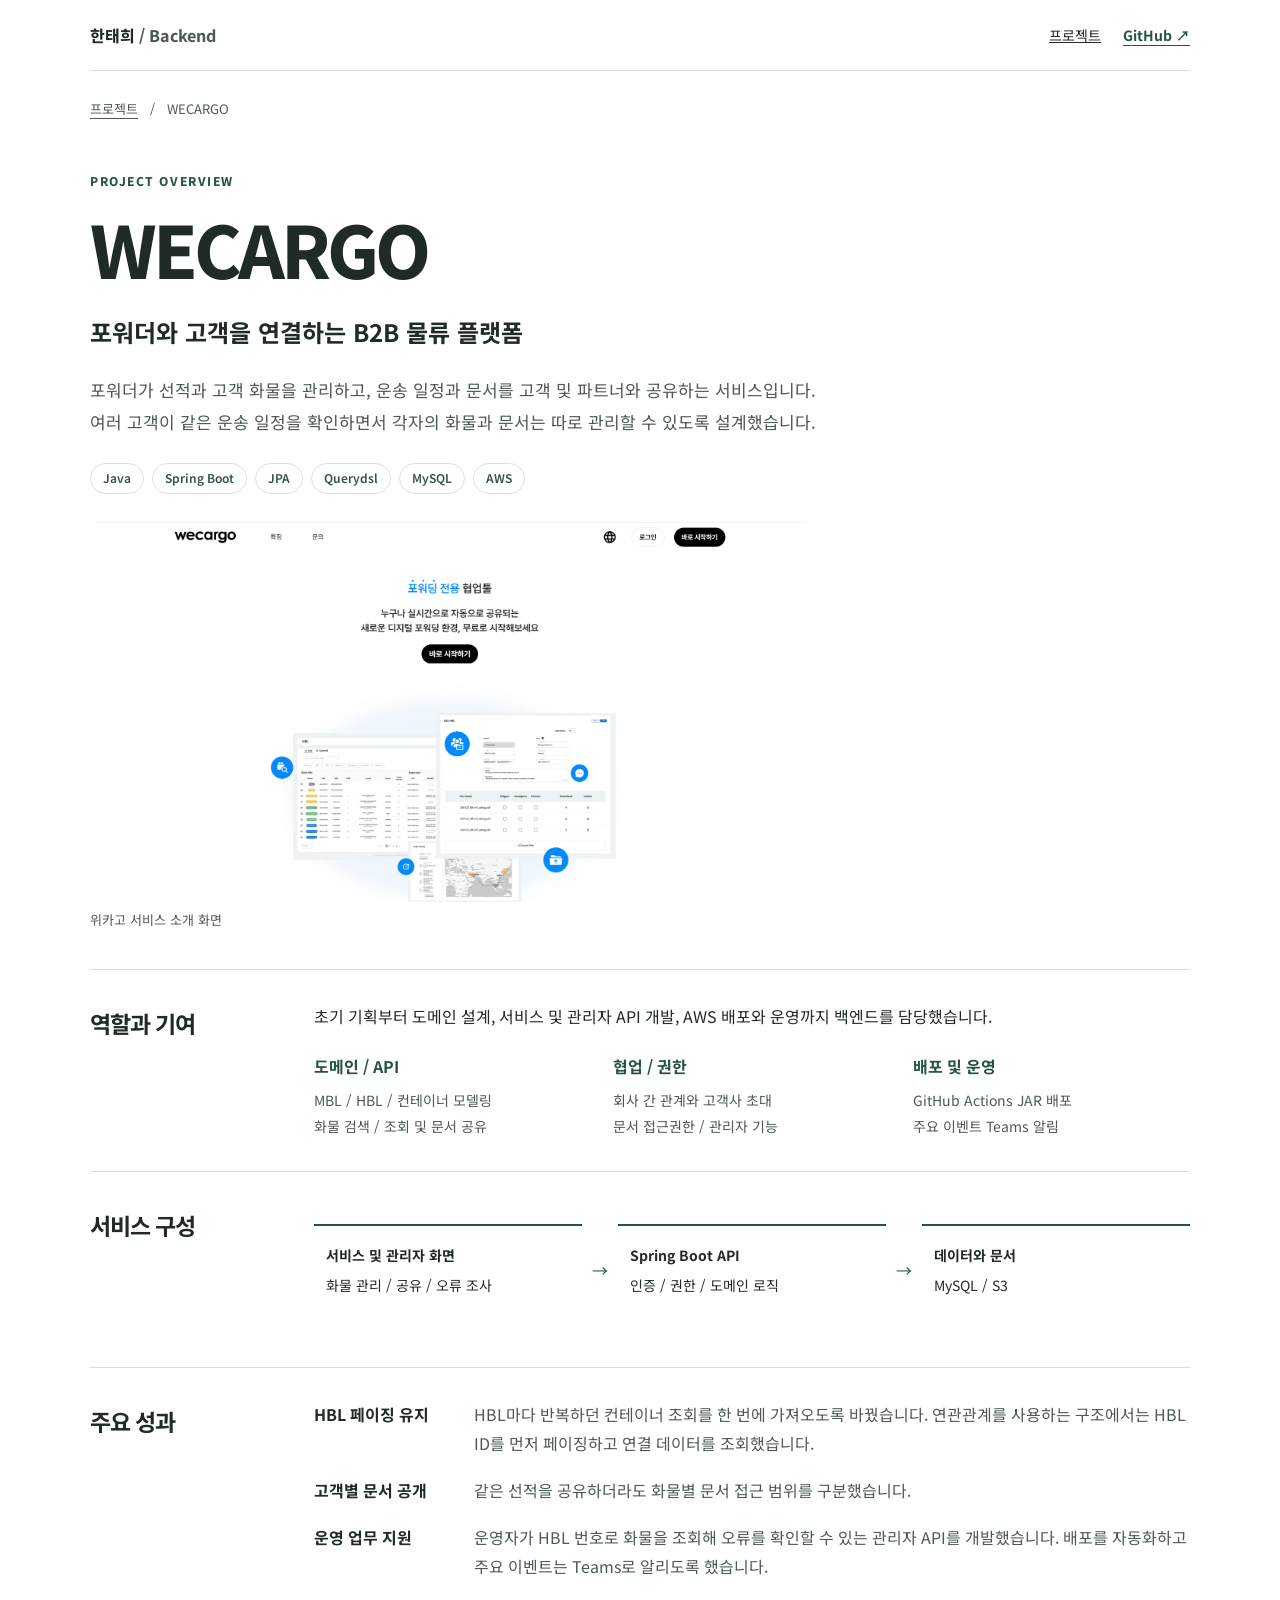
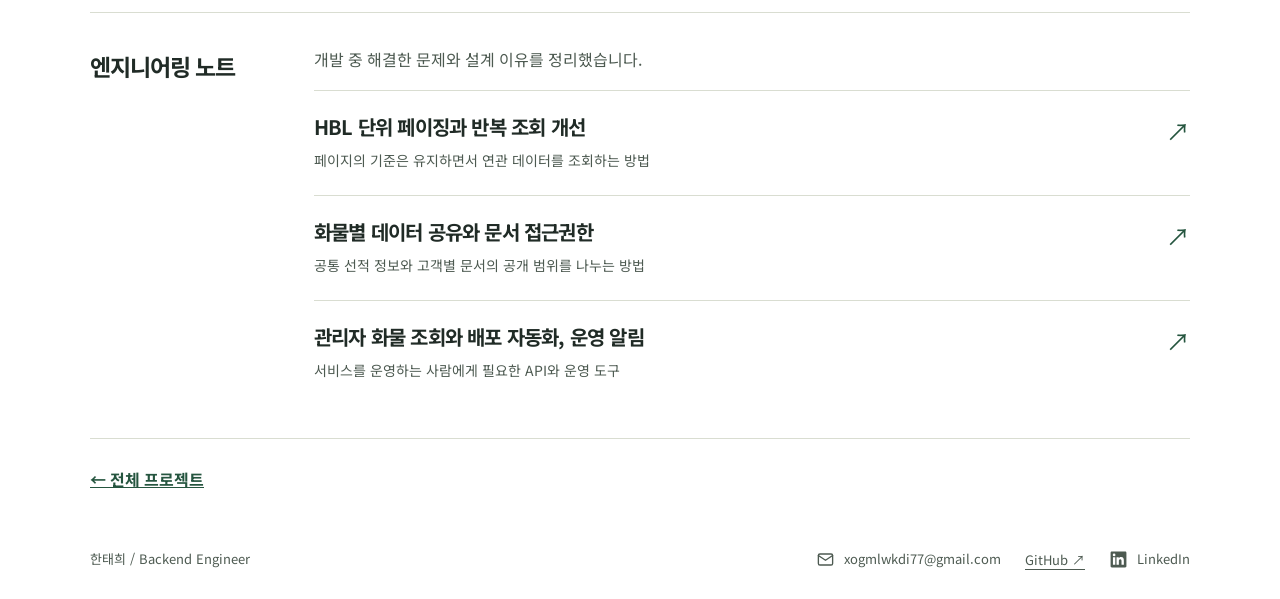
<file: wecargo.html>
<!doctype html><html lang="ko"><head><meta charset="utf-8"><meta name="viewport" content="width=device-width,initial-scale=1"><meta name="description" content="한태희 백엔드 포트폴리오 — WECARGO"><title>WECARGO | 한태희</title><link rel="preconnect" href="https://fonts.googleapis.com"><link rel="preconnect" href="https://fonts.gstatic.com" crossorigin><link href="https://fonts.googleapis.com/css2?family=Noto+Sans+KR:wght@400;500;600;700;800&display=swap" rel="stylesheet"><link rel="stylesheet" href="styles.css"></head><body><a class="skip" href="#main">본문으로 건너뛰기</a><header class="bar frame"><a class="brand" href="index.html">한태희<span class="muted"> / Backend</span></a><nav aria-label="주요 메뉴"><a href="index.html#work">프로젝트</a><a class="github" href="https://github.com/gombasan">GitHub ↗</a></nav></header><main class="frame" id="main"><nav class="breadcrumb" aria-label="현재 위치"><a href="index.html#work">프로젝트</a><span>/</span><span>WECARGO</span></nav><div class="project-hero"><p class="eyebrow">PROJECT OVERVIEW</p><h1>WECARGO</h1><p class="project-subtitle">포워더와 고객을 연결하는 B2B 물류 플랫폼</p><p class="intro">포워더가 선적과 고객 화물을 관리하고, 운송 일정과 문서를 고객 및 파트너와 공유하는 서비스입니다.<br>여러 고객이 같은 운송 일정을 확인하면서 각자의 화물과 문서는 따로 관리할 수 있도록 설계했습니다.</p><div class="meta"><div class="skill-tags"><span class="skill-tag">Java</span><span class="skill-tag">Spring Boot</span><span class="skill-tag">JPA</span><span class="skill-tag">Querydsl</span><span class="skill-tag">MySQL</span><span class="skill-tag">AWS</span></div></div>
<figure class="project-preview"><img src="assets/wecargo-project-preview.png" width="1896" height="999" alt="화물 목록, 문서 공유 권한, 운송 추적을 소개하는 위카고 화면"><figcaption>위카고 서비스 소개 화면</figcaption></figure>
</div><section class="project-section"><h2>역할과 기여</h2><div><p class="role-summary">초기 기획부터 도메인 설계, 서비스 및 관리자 API 개발, AWS 배포와 운영까지 백엔드를 담당했습니다.</p><div class="scope-grid"><div><b>도메인 / API</b><p>MBL / HBL / 컨테이너 모델링<br>화물 검색 / 조회 및 문서 공유</p></div><div><b>협업 / 권한</b><p>회사 간 관계와 고객사 초대<br>문서 접근권한 / 관리자 기능</p></div><div><b>배포 및 운영</b><p>GitHub Actions JAR 배포<br>주요 이벤트 Teams 알림</p></div></div></div></section><section class="project-section"><h2>서비스 구성</h2><div><div class="flow"><div><b>서비스 및 관리자 화면</b>화물 관리 / 공유 / 오류 조사</div><span aria-hidden="true">→</span><div><b>Spring Boot API</b>인증 / 권한 / 도메인 로직</div><span aria-hidden="true">→</span><div><b>데이터와 문서</b>MySQL / S3</div></div></div></section><section class="project-section"><h2>주요 성과</h2><div><ul class="outcomes"><li><strong>HBL 페이징 유지</strong><span>HBL마다 반복하던 컨테이너 조회를 한 번에 가져오도록 바꿨습니다. 연관관계를 사용하는 구조에서는 HBL ID를 먼저 페이징하고 연결 데이터를 조회했습니다.</span></li><li><strong>고객별 문서 공개</strong><span>같은 선적을 공유하더라도 화물별 문서 접근 범위를 구분했습니다.</span></li><li><strong>운영 업무 지원</strong><span>운영자가 HBL 번호로 화물을 조회해 오류를 확인할 수 있는 관리자 API를 개발했습니다. 배포를 자동화하고 주요 이벤트는 Teams로 알리도록 했습니다.</span></li></ul></div></section><section class="project-section"><h2>엔지니어링 노트</h2><div><p class="muted">개발 중 해결한 문제와 설계 이유를 정리했습니다.</p><a class="note-link" href="wecargo-query.html"><div><h3>HBL 단위 페이징과 반복 조회 개선</h3><p>페이지의 기준은 유지하면서 연관 데이터를 조회하는 방법</p></div><span aria-hidden="true">↗</span></a><a class="note-link" href="wecargo-sharing.html"><div><h3>화물별 데이터 공유와 문서 접근권한</h3><p>공통 선적 정보와 고객별 문서의 공개 범위를 나누는 방법</p></div><span aria-hidden="true">↗</span></a><a class="note-link" href="wecargo-operations.html"><div><h3>관리자 화물 조회와 배포 자동화, 운영 알림</h3><p>서비스를 운영하는 사람에게 필요한 API와 운영 도구</p></div><span aria-hidden="true">↗</span></a></div></section><nav class="next"><a href="index.html#work">← 전체 프로젝트</a></nav></main><footer class="frame"><span>한태희  /  Backend Engineer</span><div class="footer-contact"><a class="contact-item" href="mailto:xogmlwkdi77@gmail.com" aria-label="이메일 보내기: xogmlwkdi77@gmail.com"><svg class="contact-icon" viewBox="0 0 24 24" fill="none" stroke="currentColor" stroke-width="1.7" stroke-linecap="round" stroke-linejoin="round" aria-hidden="true"><rect x="3" y="5" width="18" height="14" rx="2"/><path d="m3 7 9 6 9-6"/></svg><span>xogmlwkdi77@gmail.com</span></a><a href="https://github.com/gombasan">GitHub ↗</a><a class="contact-item" href="https://www.linkedin.com/in/gombasan/" aria-label="LinkedIn 프로필 보기"><svg class="contact-icon" viewBox="0 0 24 24" fill="currentColor" aria-hidden="true"><path d="M20.45 2H3.55C2.69 2 2 2.68 2 3.52v16.96c0 .84.69 1.52 1.55 1.52h16.9c.86 0 1.55-.68 1.55-1.52V3.52c0-.84-.69-1.52-1.55-1.52ZM7.93 18.75H4.98V9.2h2.95v9.55ZM6.45 7.9a1.71 1.71 0 1 1 0-3.42 1.71 1.71 0 0 1 0 3.42Zm12.3 10.85H15.8V14.1c0-1.11-.02-2.54-1.55-2.54-1.55 0-1.79 1.21-1.79 2.46v4.73H9.51V9.2h2.83v1.31h.04c.39-.74 1.36-1.52 2.79-1.52 2.98 0 3.58 1.96 3.58 4.5v5.26Z"/></svg><span>LinkedIn</span></a></div></footer></body></html>
</file>
<file: styles.css>
:root {
      color-scheme: light;
      --paper: #ffffff;
      --ink: #202b26;
      --muted: #4d5a51;
      --rule: #d9ddd1;
      --green: #25553f;
      --soft-green: #ffffff;
      font-family: "Noto Sans KR", "Apple SD Gothic Neo", "Malgun Gothic", sans-serif;
      background: var(--paper);
      color: var(--ink);
      word-break: keep-all;
    }
    * { box-sizing: border-box; }
    body { margin: 0; }

    .code-example {
      margin: 16px 0 24px;
      border: 1px solid #343d4d;
      border-radius: 9px;
      background: #141a24;
      color: #e4eaf3;
    }
    .code-example-label {
      padding: 9px 16px;
      border-bottom: 1px solid #343d4d;
      border-radius: 8px 8px 0 0;
      background: #202938;
      color: #c1cddd;
      font: 600 12px/1.5 ui-monospace, monospace;
    }
    .article .code-example pre {
      margin: 0;
      padding: clamp(14px, 3vw, 24px);
      border: 0;
      border-radius: 0 0 8px 8px;
      background: transparent;
      color: inherit;
      font-size: 13px;
      line-height: 1.75;
      overflow-x: auto;
    }
    .code-example pre:focus-visible { outline: 2px solid #8ccaff; outline-offset: -3px; }
    .code-example .code-keyword { color: #e3adff; }
    .code-example .code-type { color: #8ce2ce; }
    .code-example .code-number { color: #ffd191; }
    .code-example .code-comment { color: #abb9ca; }
    .code-example .code-call { color: #a3d2ff; }
    @media print {
      .code-example, .code-example-label { background: #fff; color: #202b26; }
      .code-example code span { color: inherit !important; }
    }

    .project-preview {
      max-width: 720px;
      margin: 28px 0 0;
    }
    .project-preview img {
      display: block;
      width: 100%;
      height: auto;
      border-radius: 6px;
    }
    .project-preview figcaption {
      margin-top: 8px;
      color: var(--muted);
      font-size: 13px;
    }
    a { color: inherit; }
    a:focus-visible { outline: 2px solid var(--green); outline-offset: 5px; }
    .frame { width: min(calc(100% - 64px), 1100px); margin-inline: auto; }
    .bar { display: flex; justify-content: space-between; align-items: center; padding-block: 23px; border-bottom: 1px solid var(--rule); }
    .brand { font-size: 16px; font-weight: 750; }
    .github { color: var(--green); font-size: 14px; font-weight: 700; text-decoration-thickness: 1px; text-underline-offset: 4px; }
    .github:hover { text-decoration-thickness: 2px; }
    .hero { display: grid; grid-template-columns: minmax(0, 1fr) minmax(260px, 338px); gap: clamp(36px, 7vw, 95px); align-items: center; padding-block: clamp(44px, 7vw, 94px); }
    .role { margin: 0 0 13px; color: var(--green); font-size: 15px; font-weight: 750; }
    h1 { margin: 0; font-size: clamp(56px, 8vw, 104px); font-weight: 800; line-height: 1.03; letter-spacing: -.075em; }
    .lead { margin: 24px 0 12px; max-width: 23em; font-size: clamp(21px, 3vw, 32px); font-weight: 740; line-height: 1.4; letter-spacing: -.045em; }
    .bio { max-width: 37em; margin: 0; color: var(--muted); font-size: 16px; line-height: 1.85; }
    .portrait { display: grid; place-items: center; margin: 0; padding: 21px; border: 1px solid #dce3d3; background: var(--soft-green); border-radius: 6px; }
    .portrait img { display: block; width: 100%; height: auto; max-width: 242px; border-radius: 3px; }
    .stack { display: grid; grid-template-columns: 200px minmax(0, 1fr); gap: 24px; border-block: 1px solid var(--rule); padding: 28px 0 33px; }
    h2 { margin: 4px 0 0; font-size: 24px; letter-spacing: -.045em; }
    .stack dl { margin: 0; display: grid; gap: 3px; }
    .stack dl div { display: grid; grid-template-columns: 115px minmax(0, 1fr); gap: 12px; align-items: baseline; padding: 11px 0; }
    .stack dl div + div { border-top: 1px solid var(--rule); }
    dt { color: var(--green); font-size: 13px; font-weight: 750; }
    dd { margin: 0; font-size: 15px; line-height: 1.55; overflow-wrap: anywhere; }
    footer { min-height: 48px; }
    @media (max-width: 700px) {
      .frame { width: calc(100% - 40px); }
      .hero { grid-template-columns: minmax(0, 1fr); gap: 28px; padding-block: 38px; }
      .portrait { justify-self: start; width: min(100%, 230px); padding: 12px; }
      .lead { margin-top: 18px; }
      .stack { grid-template-columns: 1fr; gap: 12px; }
      .stack dl div { grid-template-columns: 92px minmax(0, 1fr); gap: 9px; }
    }

html{scroll-behavior:smooth} .skip{position:absolute;left:20px;top:-100px;padding:12px;background:white;z-index:9}.skip:focus{top:12px}.brand{text-decoration:none}.bar nav{display:flex;gap:22px;font-size:14px}.section{padding:54px 0;border-bottom:1px solid var(--rule)}.eyebrow{font-size:12px;letter-spacing:.13em;color:var(--green);font-weight:800}.section-head{display:flex;align-items:baseline;justify-content:space-between;gap:20px;margin-bottom:24px}.section-head p,.muted{color:var(--muted)}.strengths{display:grid;grid-template-columns:repeat(3,1fr);gap:24px;margin-top:34px}.strengths div{padding-top:18px;border-top:2px solid var(--green);font-weight:700;line-height:1.65}.case{display:grid;grid-template-columns:65px 1fr 230px;gap:24px;padding:30px 0;border-top:1px solid var(--rule);text-decoration:none}.case:hover h3{text-decoration:underline;text-underline-offset:5px}.case .num{font-size:24px;color:var(--green)}h3{margin:0 0 12px;font-size:24px;letter-spacing:-.04em;line-height:1.4}.case p{margin:0;line-height:1.8;color:var(--muted)}.case .result{align-self:center;color:var(--green);font-size:18px;font-weight:750}.tags{margin-top:14px;font-size:12px;color:var(--muted)}.other{display:grid;grid-template-columns:1fr 1fr;gap:36px}.other p{line-height:1.8;color:var(--muted)}footer{padding:30px 0;display:flex;justify-content:space-between;font-size:13px;color:var(--muted)}.article-hero{padding:64px 0 42px;max-width:900px}.article-hero h1{font-size:clamp(34px,5vw,58px);letter-spacing:-.055em;line-height:1.2;margin:18px 0 24px}.article-hero .intro{font-size:19px;line-height:1.85;color:var(--muted);max-width:43em}.meta{display:flex;flex-wrap:wrap;gap:12px 30px;font-size:13px;color:var(--green);margin-top:25px}.article-layout{display:grid;grid-template-columns:170px minmax(0,1fr);gap:54px;border-top:1px solid var(--rule);padding-top:40px}.toc{position:sticky;top:24px;align-self:start;display:grid;gap:14px;font-size:13px}.toc a{color:var(--muted);text-decoration:none}.toc a:hover{color:var(--green);text-decoration:underline}.article section{margin-bottom:55px;scroll-margin-top:24px}.article h2{font-size:29px;margin:0 0 22px}.article h3{font-size:21px;margin:30px 0 12px}.article p,.article li{font-size:16px;line-height:1.95;color:var(--muted)}.article strong{color:var(--ink)}.callout{background:var(--soft-green);border-left:3px solid var(--green);padding:18px 24px;margin:24px 0}.callout p{margin:0}.stat{font-size:38px;font-weight:800;color:var(--green);letter-spacing:-.05em}.caption{font-size:12px!important;line-height:1.7!important;margin-top:12px!important}.table-wrap{overflow-x:auto}table{width:100%;border-collapse:collapse;font-size:14px;line-height:1.7}th,td{text-align:left;padding:15px 12px;border-bottom:1px solid var(--rule);vertical-align:top}th{background:var(--soft-green);font-weight:700}pre{background:#ffffff;color:var(--ink);border:1px solid var(--rule);padding:24px;overflow:auto;border-radius:4px;font-size:13px;line-height:1.8;tab-size:2}code{font-family:ui-monospace,SFMono-Regular,monospace}p code,li code{font-size:.88em;overflow-wrap:anywhere}.flow{display:flex;gap:10px;align-items:stretch;margin:20px 0}.flow div{flex:1;padding:18px 12px;background:var(--soft-green);font-size:14px;line-height:1.7;border-top:2px solid var(--green)}.flow b{display:block;margin-bottom:6px}.flow span{align-self:center;color:var(--green)}.relation{display:grid;grid-template-columns:1fr 1fr;gap:14px;margin:20px 0}.relation div{border:1px solid var(--rule);padding:20px;line-height:1.8}.relation small{display:block;color:var(--muted)}.next{display:flex;justify-content:space-between;gap:20px;padding:28px 0;border-top:1px solid var(--rule);font-weight:700;color:var(--green)}@media(max-width:700px){.strengths,.other{grid-template-columns:1fr;gap:12px}.case{grid-template-columns:30px 1fr;gap:12px}.case .result{grid-column:2;font-size:16px}.case h3{font-size:22px}.section{padding:36px 0}.section-head{display:block}.article-layout{grid-template-columns:1fr;gap:28px;padding-top:24px}.toc{position:static;display:flex;flex-wrap:wrap;gap:12px 18px;padding-bottom:20px;border-bottom:1px solid var(--rule)}.article-hero{padding:40px 0 30px}.flow{flex-direction:column}.flow span{transform:rotate(90deg)}.relation{grid-template-columns:1fr}pre{padding:16px;font-size:12px}.next{font-size:14px}.bar nav{gap:14px}footer{gap:20px}.article h2{font-size:26px}}@media(prefers-reduced-motion:reduce){html{scroll-behavior:auto}}@media print{.toc,.bar,.next,.skip{display:none}.article-layout{display:block}.frame{width:100%}pre{white-space:pre-wrap}.article section{break-inside:avoid}body{background:white}}
.article{min-width:0}.relation div{min-width:0;overflow-wrap:anywhere}.flow div{min-width:0;overflow-wrap:anywhere}

.breadcrumb{display:flex;flex-wrap:wrap;gap:12px;padding-top:28px;font-size:13px;color:var(--muted)}.breadcrumb a{text-underline-offset:4px}.project-hero{padding:42px 0 40px;max-width:900px}.project-hero h1{font-size:clamp(42px,6vw,72px);letter-spacing:-.055em;line-height:1.15;margin:18px 0}.project-subtitle{font-size:24px;font-weight:700;line-height:1.5}.project-hero .intro{font-size:17px;line-height:1.9;color:var(--muted);max-width:48em}.project-section{display:grid;grid-template-columns:170px minmax(0,1fr);gap:54px;padding:32px 0;border-top:1px solid var(--rule)}.project-section h2{font-size:23px}.project-section p{line-height:1.8;margin-top:0}.scope-grid{display:grid;grid-template-columns:repeat(3,1fr);gap:22px;margin-top:24px}.scope-grid p{font-size:14px;color:var(--muted);margin:10px 0 0}.scope-grid b{color:var(--green)}.outcomes{list-style:none;margin:0;padding:0;display:grid;gap:18px}.outcomes li{display:grid;grid-template-columns:140px 1fr;gap:20px;line-height:1.8}.outcomes span{color:var(--muted)}.note-link{display:flex;justify-content:space-between;gap:20px;text-decoration:none;padding:22px 0;border-top:1px solid var(--rule)}.note-link h3{font-size:20px;margin:0 0 7px}.note-link p{font-size:14px;color:var(--muted);margin:0}.note-link>span{font-size:24px;color:var(--green)}.note-link:hover h3{text-decoration:underline;text-underline-offset:5px}.standalone{max-width:800px;margin:0 auto;padding:32px 0;border-top:1px solid var(--rule)}.standalone h2:not(:first-child){margin-top:40px}.project-section>div{min-width:0}@media(max-width:700px){.project-section{grid-template-columns:1fr;gap:20px}.scope-grid{grid-template-columns:1fr;gap:20px}.outcomes li{grid-template-columns:1fr;gap:4px}.project-subtitle{font-size:21px}.project-hero{padding:28px 0}.breadcrumb{font-size:12px}.case{grid-template-columns:30px 1fr}.project-section .flow{margin:0}.standalone h2{font-size:25px}}

html,body{background:#fff}.skill-tags{display:flex;flex-wrap:wrap;gap:8px;align-items:center}.skill-tag{display:inline-flex;align-items:center;border:1px solid #d9e1dc;border-radius:999px;background:#fff;padding:6px 12px;color:#355544;font-size:12px;font-weight:600;line-height:1.4;white-space:nowrap}.case .skill-tags{margin-top:16px}.stack dl .skill-tags{display:flex;gap:8px;padding:0;border:0}.meta{gap:12px}.meta .skill-tags{margin:0}.example-label{font-size:12px!important;color:var(--muted)}.portrait,.callout,.flow div,th{background:#fff}.callout{border:1px solid var(--rule);border-left:3px solid var(--green)}

.activity{display:grid;grid-template-columns:200px minmax(0,1fr);gap:24px;padding:28px 0 4px;border-top:1px solid var(--rule)}.activity-label{display:flex;align-items:flex-start;flex-wrap:wrap;gap:12px}.activity-year{font-size:13px;line-height:30px;color:var(--muted)}.activity-body{min-width:0}.activity-body h3{font-size:28px;margin:0 0 10px}.activity-body p{font-size:15px;line-height:1.9;color:var(--muted);margin:0 0 20px}.activity-body .activity-subtitle{font-size:18px;line-height:1.6;font-weight:600;color:var(--ink);margin-bottom:18px}.activity-link{display:inline-block;margin-top:24px;font-size:14px;font-weight:700;color:var(--green);text-underline-offset:5px}@media(max-width:700px){.activity{grid-template-columns:1fr;gap:18px}.activity-body h3{font-size:25px}.activity-body .activity-subtitle{font-size:17px}}

.activity-image{display:block;width:100%;height:auto;aspect-ratio:1;object-fit:contain;margin-bottom:18px}.activity-identity{min-width:0}@media(max-width:700px){.activity-image{width:180px;max-width:100%;margin-bottom:14px}}

.activity + .activity{margin-top:32px;padding-top:32px}

.intro-contact{display:inline-flex;align-items:center;flex-wrap:wrap;gap:10px;margin-top:24px;color:var(--green);font-size:14px;text-decoration:none;line-height:1.6}.contact-label{font-size:11px;letter-spacing:.08em;font-weight:700}.intro-contact:hover span:nth-child(2){text-decoration:underline;text-underline-offset:4px}.footer-contact{display:flex;flex-wrap:wrap;gap:12px 24px}.footer-contact a{text-underline-offset:4px}@media(max-width:700px){footer{flex-direction:column;gap:16px}.footer-contact{flex-direction:column;gap:10px}.intro-contact{font-size:13px;gap:8px}}

.contact-icon{width:19px;height:19px;flex-shrink:0;display:block}.contact-item{display:inline-flex;align-items:center;gap:9px;text-decoration:none;line-height:1.6}.contact-item:hover span{text-decoration:underline;text-underline-offset:4px}.intro-contacts{display:flex;flex-wrap:wrap;align-items:center;gap:16px 24px;margin-top:24px;font-size:14px;color:var(--green)}.footer-contact{align-items:center}@media(max-width:700px){.intro-contacts{font-size:13px;gap:14px 20px}.footer-contact{align-items:flex-start}}
</file>
